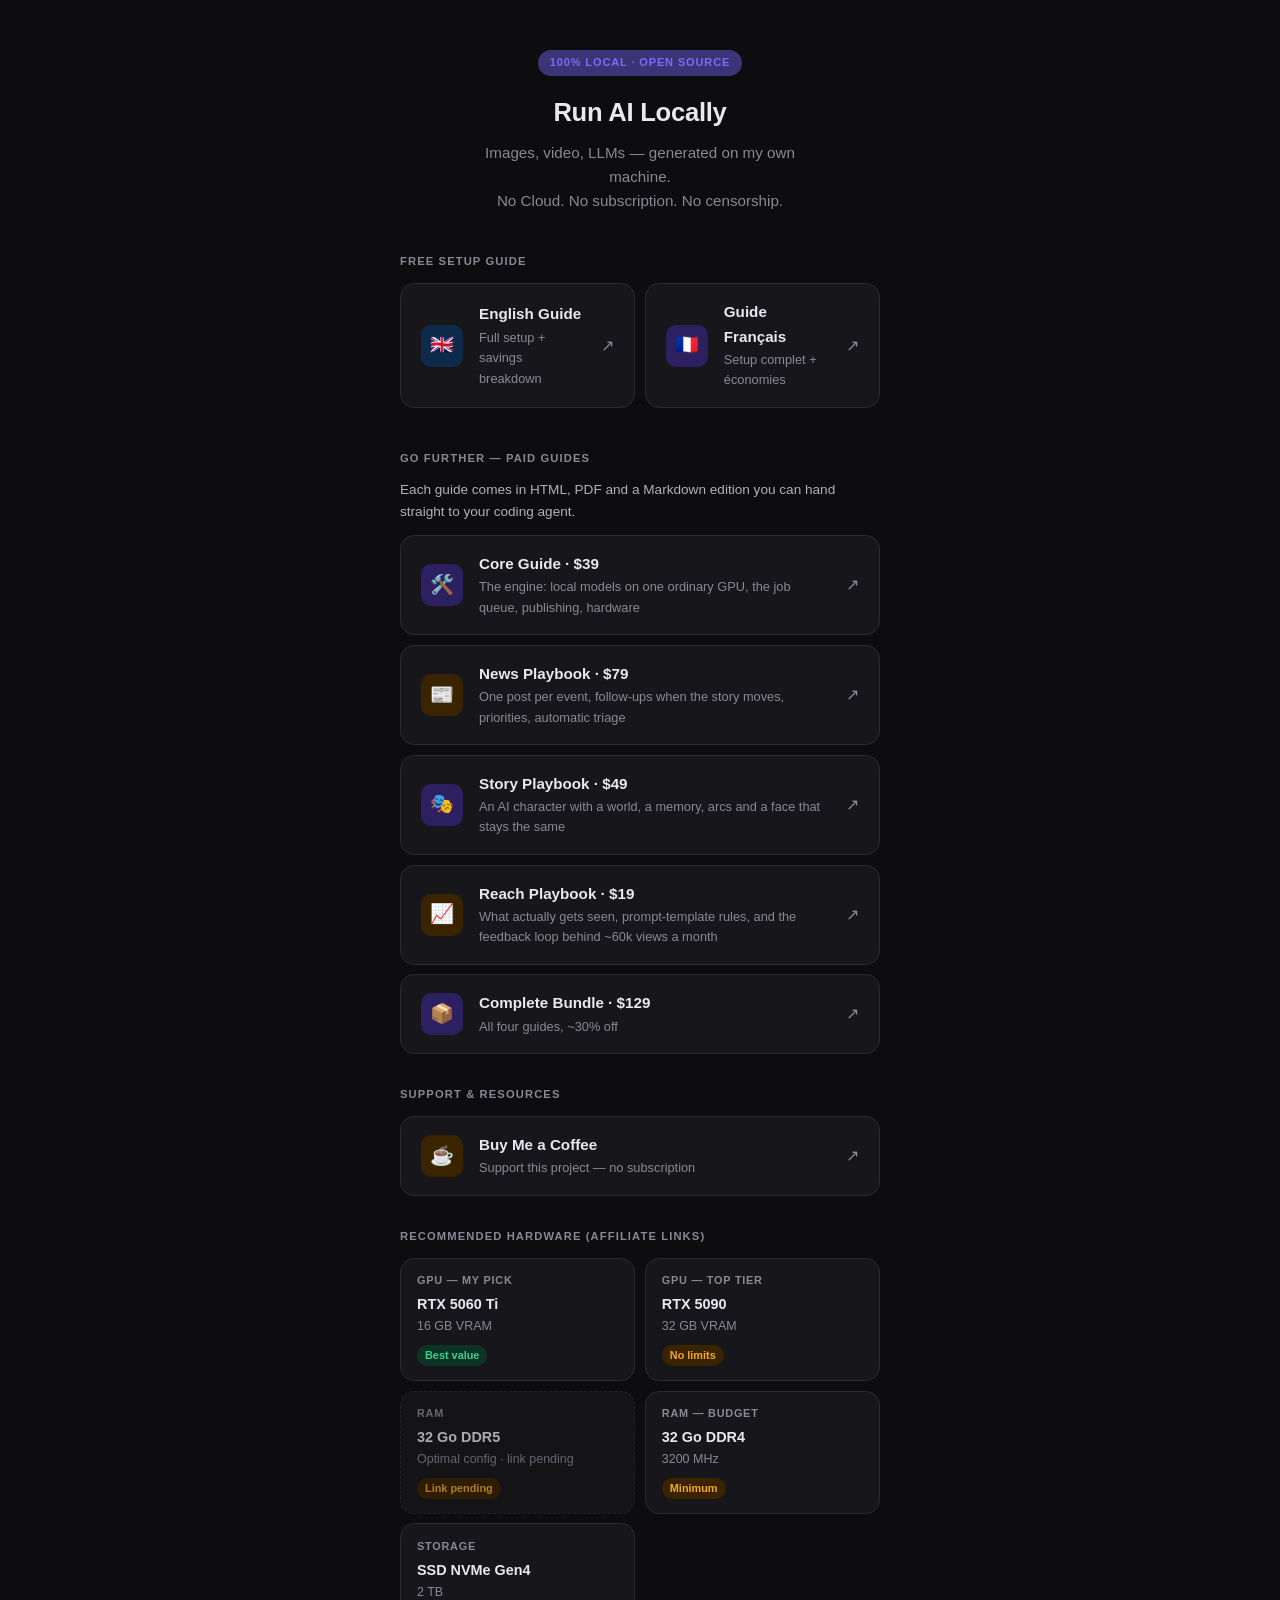
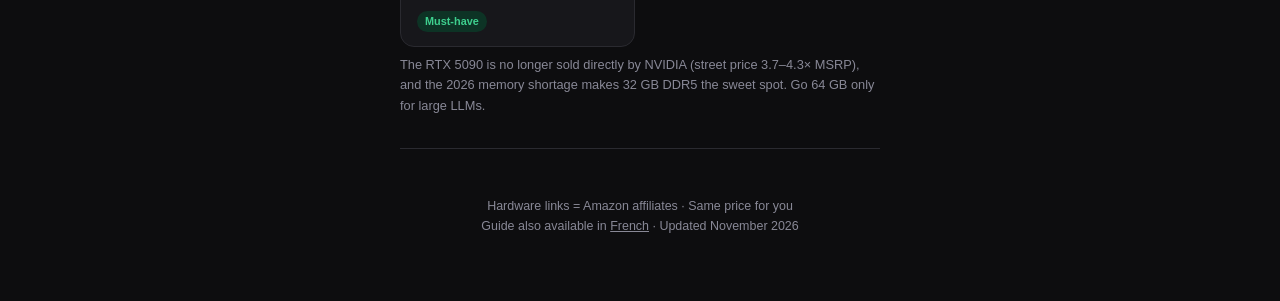
<file: index.html>
<!DOCTYPE html>
<html lang="fr">
<head>
<meta charset="UTF-8">
<meta name="viewport" content="width=device-width, initial-scale=1.0">
<title>IA en Local — Setup & Ressources</title>
<meta name="description" content="Générez des images, vidéos et du texte par IA sans Cloud, sans abonnement, sur votre propre machine.">
<style>
  *, *::before, *::after { box-sizing: border-box; margin: 0; padding: 0; }

  :root {
    --bg: #0d0d0f;
    --surface: #17171b;
    --border: #2a2a30;
    --accent: #7c6af7;
    --accent-dim: #3d3478;
    --text: #e8e8ee;
    --muted: #888896;
    --green: #3ecf8e;
    --amber: #f5a623;
  }

  body {
    font-family: -apple-system, BlinkMacSystemFont, 'Segoe UI', sans-serif;
    background: var(--bg);
    color: var(--text);
    min-height: 100vh;
    display: flex;
    flex-direction: column;
    align-items: center;
    padding: 3rem 1.25rem 4rem;
    line-height: 1.6;
  }

  .container {
    width: 100%;
    max-width: 480px;
  }

  /* Header */
  .header {
    text-align: center;
    margin-bottom: 2.5rem;
  }

  .badge {
    display: inline-block;
    background: var(--accent-dim);
    color: var(--accent);
    font-size: 11px;
    font-weight: 600;
    letter-spacing: .08em;
    text-transform: uppercase;
    padding: 4px 12px;
    border-radius: 999px;
    margin-bottom: 1rem;
  }

  .header h1 {
    font-size: 1.6rem;
    font-weight: 700;
    margin-bottom: .5rem;
    letter-spacing: -.01em;
  }

  .header p {
    font-size: .95rem;
    color: var(--muted);
    max-width: 340px;
    margin: 0 auto;
  }

  /* Section label */
  .section-label {
    font-size: .7rem;
    font-weight: 600;
    letter-spacing: .1em;
    text-transform: uppercase;
    color: var(--muted);
    margin: 2rem 0 .75rem;
  }

  /* Link card */
  .link-card {
    display: flex;
    align-items: center;
    gap: 1rem;
    background: var(--surface);
    border: 1px solid var(--border);
    border-radius: 14px;
    padding: 1rem 1.25rem;
    text-decoration: none;
    color: var(--text);
    margin-bottom: .6rem;
    transition: border-color .15s, transform .1s;
  }

  .link-card:hover {
    border-color: var(--accent);
    transform: translateY(-1px);
  }

  .link-card:active { transform: translateY(0); }

  .card-icon {
    width: 42px;
    height: 42px;
    border-radius: 10px;
    display: flex;
    align-items: center;
    justify-content: center;
    font-size: 1.2rem;
    flex-shrink: 0;
  }

  .icon-purple { background: #2d2060; }
  .icon-blue   { background: #0e2a4a; }
  .icon-green  { background: #0d3325; }
  .icon-amber  { background: #3a2400; }
  .icon-gray   { background: #1e1e24; }

  .card-text { flex: 1; min-width: 0; }
  .card-title { font-size: .95rem; font-weight: 600; }
  .card-desc  { font-size: .8rem; color: var(--muted); margin-top: 1px; }

  .card-arrow {
    color: var(--muted);
    font-size: 1rem;
    flex-shrink: 0;
  }

  /* Hardware grid */
  .hw-grid {
    display: grid;
    grid-template-columns: 1fr 1fr;
    gap: .6rem;
  }

  .hw-card {
    display: flex;
    flex-direction: column;
    background: var(--surface);
    border: 1px solid var(--border);
    border-radius: 14px;
    padding: .85rem 1rem;
    text-decoration: none;
    color: var(--text);
    transition: border-color .15s, transform .1s;
  }

  .hw-card:hover {
    border-color: var(--accent);
    transform: translateY(-1px);
  }

  .hw-card-disabled {
    cursor: default;
    opacity: .72;
    border-style: dashed;
  }

  .hw-card-disabled:hover {
    border-color: var(--border);
    transform: none;
  }

  .hw-label {
    font-size: .68rem;
    font-weight: 600;
    letter-spacing: .07em;
    text-transform: uppercase;
    color: var(--muted);
    margin-bottom: .35rem;
  }

  .hw-title { font-size: .9rem; font-weight: 600; line-height: 1.3; }
  .hw-sub   { font-size: .78rem; color: var(--muted); margin-top: 3px; }

  .hw-badge {
    display: inline-block;
    margin-top: .5rem;
    font-size: .68rem;
    font-weight: 600;
    padding: 2px 8px;
    border-radius: 999px;
    width: fit-content;
  }

  .badge-green { background: #0d3325; color: var(--green); }
  .badge-amber { background: #3a2400; color: var(--amber); }

  /* Divider */
  .divider {
    border: none;
    border-top: 1px solid var(--border);
    margin: 2rem 0 0;
  }

  /* Lang switcher */
  .lang-row {
    display: flex;
    gap: .6rem;
  }

  .lang-row .link-card {
    flex: 1;
  }

  /* Footer */
  .footer {
    text-align: center;
    margin-top: 3rem;
    font-size: .78rem;
    color: var(--muted);
  }

  .footer a { color: var(--muted); text-decoration: underline; }

  @media (max-width: 360px) {
    .hw-grid { grid-template-columns: 1fr; }
    .lang-row { flex-direction: column; }
  }
</style>
</head>
<body>
<div class="container">

  <header class="header">
    <div class="badge">100% Local · Open Source</div>
    <h1>Run AI Locally</h1>
    <p>Images, video, LLMs — generated on my own machine.<br>No Cloud. No subscription. No censorship.</p>
  </header>

  <!-- Guide -->
  <div class="section-label">Free setup guide</div>

  <div class="lang-row">
    <a href="guide-en.html" class="link-card">
      <div class="card-icon icon-blue">🇬🇧</div>
      <div class="card-text">
        <div class="card-title">English Guide</div>
        <div class="card-desc">Full setup + savings breakdown</div>
      </div>
      <div class="card-arrow">↗</div>
    </a>
    <a href="guide-fr.html" class="link-card">
      <div class="card-icon icon-purple">🇫🇷</div>
      <div class="card-text">
        <div class="card-title">Guide Français</div>
        <div class="card-desc">Setup complet + économies</div>
      </div>
      <div class="card-arrow">↗</div>
    </a>
  </div>

  <!-- Paid guides -->
  <div class="section-label">Go further — paid guides</div>
  <p style="font-size:.85rem;opacity:.75;margin:.25rem 0 .75rem">Each guide comes in HTML, PDF and a Markdown edition you can hand straight to your coding agent.</p>

  <a href="https://localaisetup.gumroad.com/l/local-ai-pipeline" class="link-card" target="_blank" rel="noopener">
    <div class="card-icon icon-purple">🛠️</div>
    <div class="card-text">
      <div class="card-title">Core Guide · $39</div>
      <div class="card-desc">The engine: local models on one ordinary GPU, the job queue, publishing, hardware</div>
    </div>
    <div class="card-arrow">↗</div>
  </a>

  <a href="https://localaisetup.gumroad.com/l/local-ai-news-playbook" class="link-card" target="_blank" rel="noopener">
    <div class="card-icon icon-amber">📰</div>
    <div class="card-text">
      <div class="card-title">News Playbook · $79</div>
      <div class="card-desc">One post per event, follow-ups when the story moves, priorities, automatic triage</div>
    </div>
    <div class="card-arrow">↗</div>
  </a>

  <a href="https://localaisetup.gumroad.com/l/local-ai-story-playbook" class="link-card" target="_blank" rel="noopener">
    <div class="card-icon icon-purple">🎭</div>
    <div class="card-text">
      <div class="card-title">Story Playbook · $49</div>
      <div class="card-desc">An AI character with a world, a memory, arcs and a face that stays the same</div>
    </div>
    <div class="card-arrow">↗</div>
  </a>

  <a href="https://localaisetup.gumroad.com/l/local-ai-reach-playbook" class="link-card" target="_blank" rel="noopener">
    <div class="card-icon icon-amber">📈</div>
    <div class="card-text">
      <div class="card-title">Reach Playbook · $19</div>
      <div class="card-desc">What actually gets seen, prompt-template rules, and the feedback loop behind ~60k views a month</div>
    </div>
    <div class="card-arrow">↗</div>
  </a>

  <a href="https://localaisetup.gumroad.com/l/local-ai-complete-bundle" class="link-card" target="_blank" rel="noopener">
    <div class="card-icon icon-purple">📦</div>
    <div class="card-text">
      <div class="card-title">Complete Bundle · $129</div>
      <div class="card-desc">All four guides, ~30% off</div>
    </div>
    <div class="card-arrow">↗</div>
  </a>

  <!-- Resources -->
  <div class="section-label">Support &amp; resources</div>

  <a href="https://ko-fi.com/localaisetup" class="link-card" target="_blank" rel="noopener">
    <div class="card-icon icon-amber">☕</div>
    <div class="card-text">
      <div class="card-title">Buy Me a Coffee</div>
      <div class="card-desc">Support this project — no subscription</div>
    </div>
    <div class="card-arrow">↗</div>
  </a>

  <!-- Hardware -->
  <div class="section-label">Recommended hardware (affiliate links)</div>

  <div class="hw-grid">
    <a href="https://amzn.to/426eEuU" class="hw-card" target="_blank" rel="noopener">
      <div class="hw-label">GPU — My pick</div>
      <div class="hw-title">RTX 5060 Ti</div>
      <div class="hw-sub">16 GB VRAM</div>
      <span class="hw-badge badge-green">Best value</span>
    </a>
    <a href="https://amzn.to/48rDPM8" class="hw-card" target="_blank" rel="noopener">
      <div class="hw-label">GPU — Top tier</div>
      <div class="hw-title">RTX 5090</div>
      <div class="hw-sub">32 GB VRAM</div>
      <span class="hw-badge badge-amber">No limits</span>
    </a>
    <div class="hw-card hw-card-disabled" aria-disabled="true">
      <div class="hw-label">RAM</div>
      <div class="hw-title">32 Go DDR5</div>
      <div class="hw-sub">Optimal config · link pending</div>
      <span class="hw-badge badge-amber">Link pending</span>
    </div>
    <a href="https://amzn.to/4mpcKyQ" class="hw-card" target="_blank" rel="noopener">
      <div class="hw-label">RAM — Budget</div>
      <div class="hw-title">32 Go DDR4</div>
      <div class="hw-sub">3200 MHz</div>
      <span class="hw-badge badge-amber">Minimum</span>
    </a>
    <a href="https://amzn.to/41t6woi" class="hw-card" target="_blank" rel="noopener">
      <div class="hw-label">Storage</div>
      <div class="hw-title">SSD NVMe Gen4</div>
      <div class="hw-sub">2 TB</div>
      <span class="hw-badge badge-green">Must-have</span>
    </a>
  </div>
  <p style="font-size:.8rem; color:var(--muted); margin-top:.5rem;">The RTX 5090 is no longer sold directly by NVIDIA (street price 3.7–4.3× MSRP), and the 2026 memory shortage makes 32 GB DDR5 the sweet spot. Go 64 GB only for large LLMs.</p>

  <hr class="divider">

  <footer class="footer">
    <p>Hardware links = Amazon affiliates · Same price for you<br>
    Guide also available in <a href="guide-fr.html">French</a> · Updated November 2026</p>
  </footer>

</div>
</body>
</html>
</file>
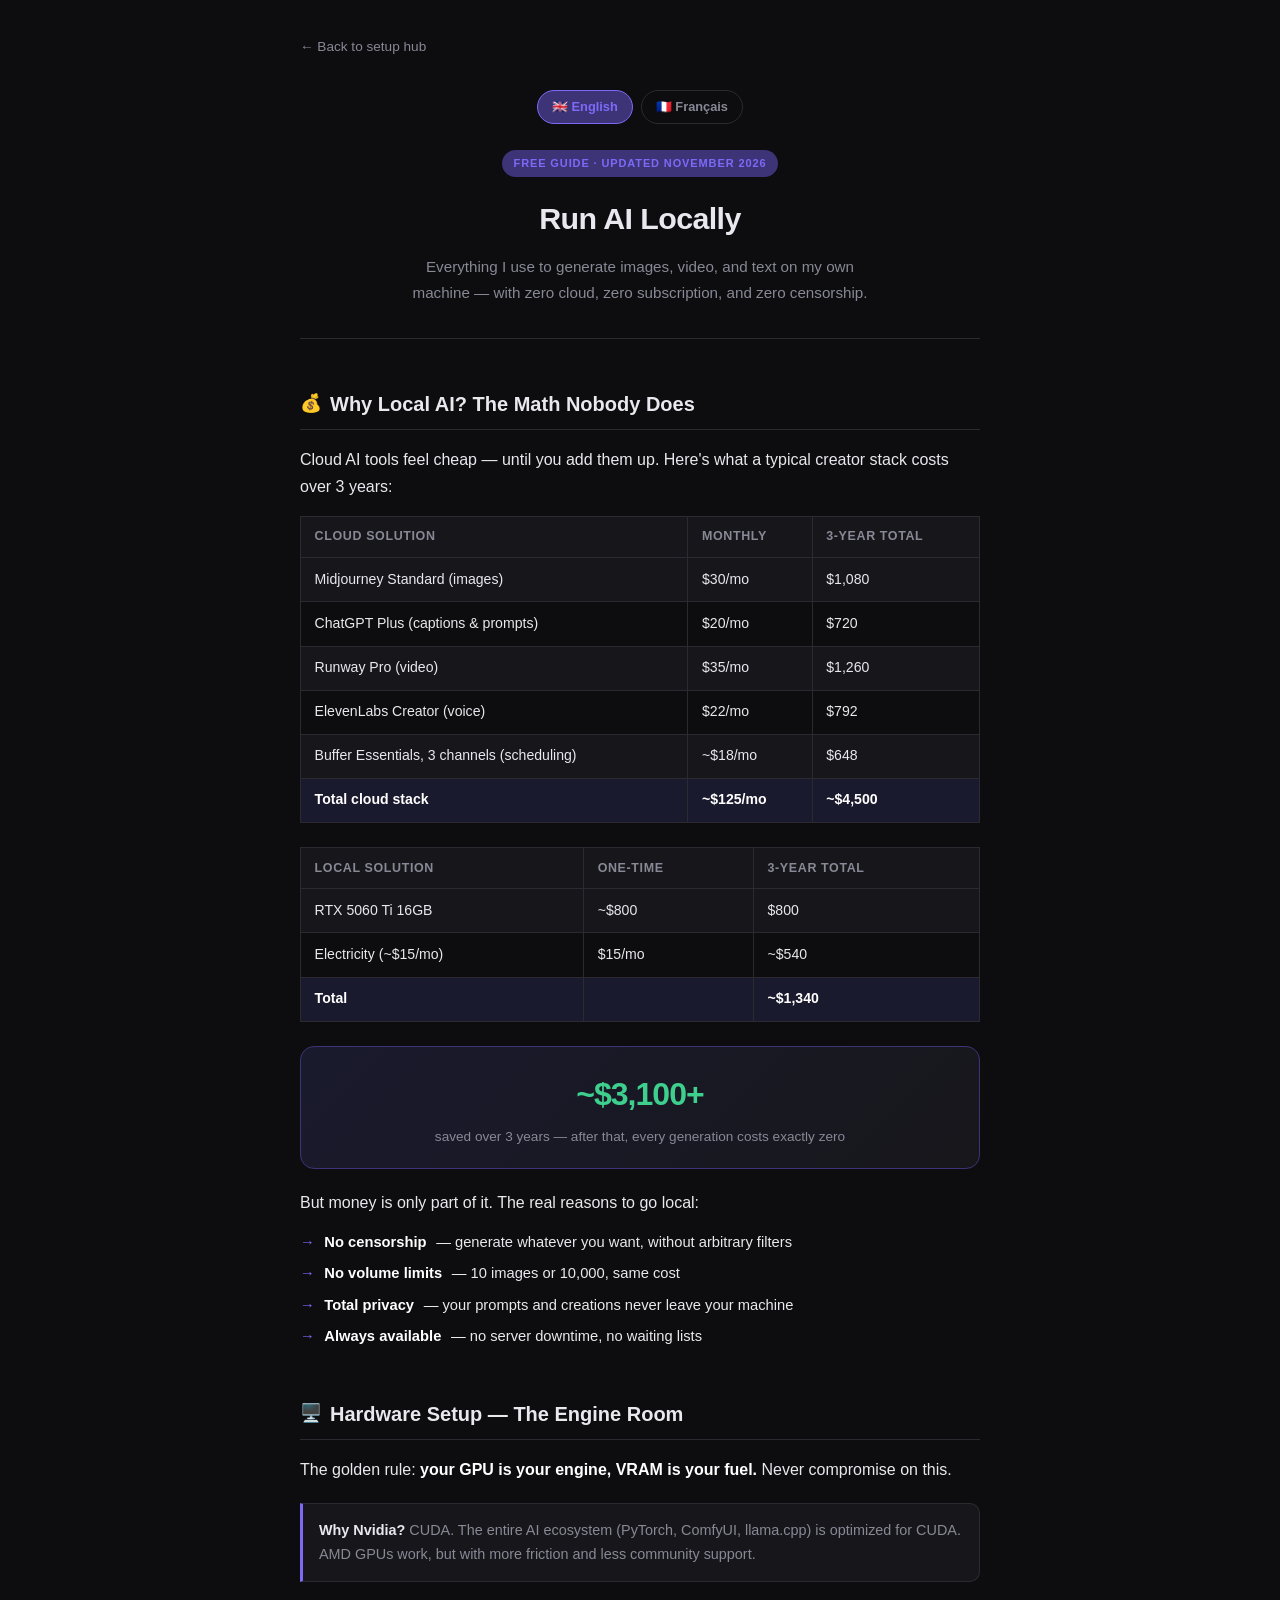
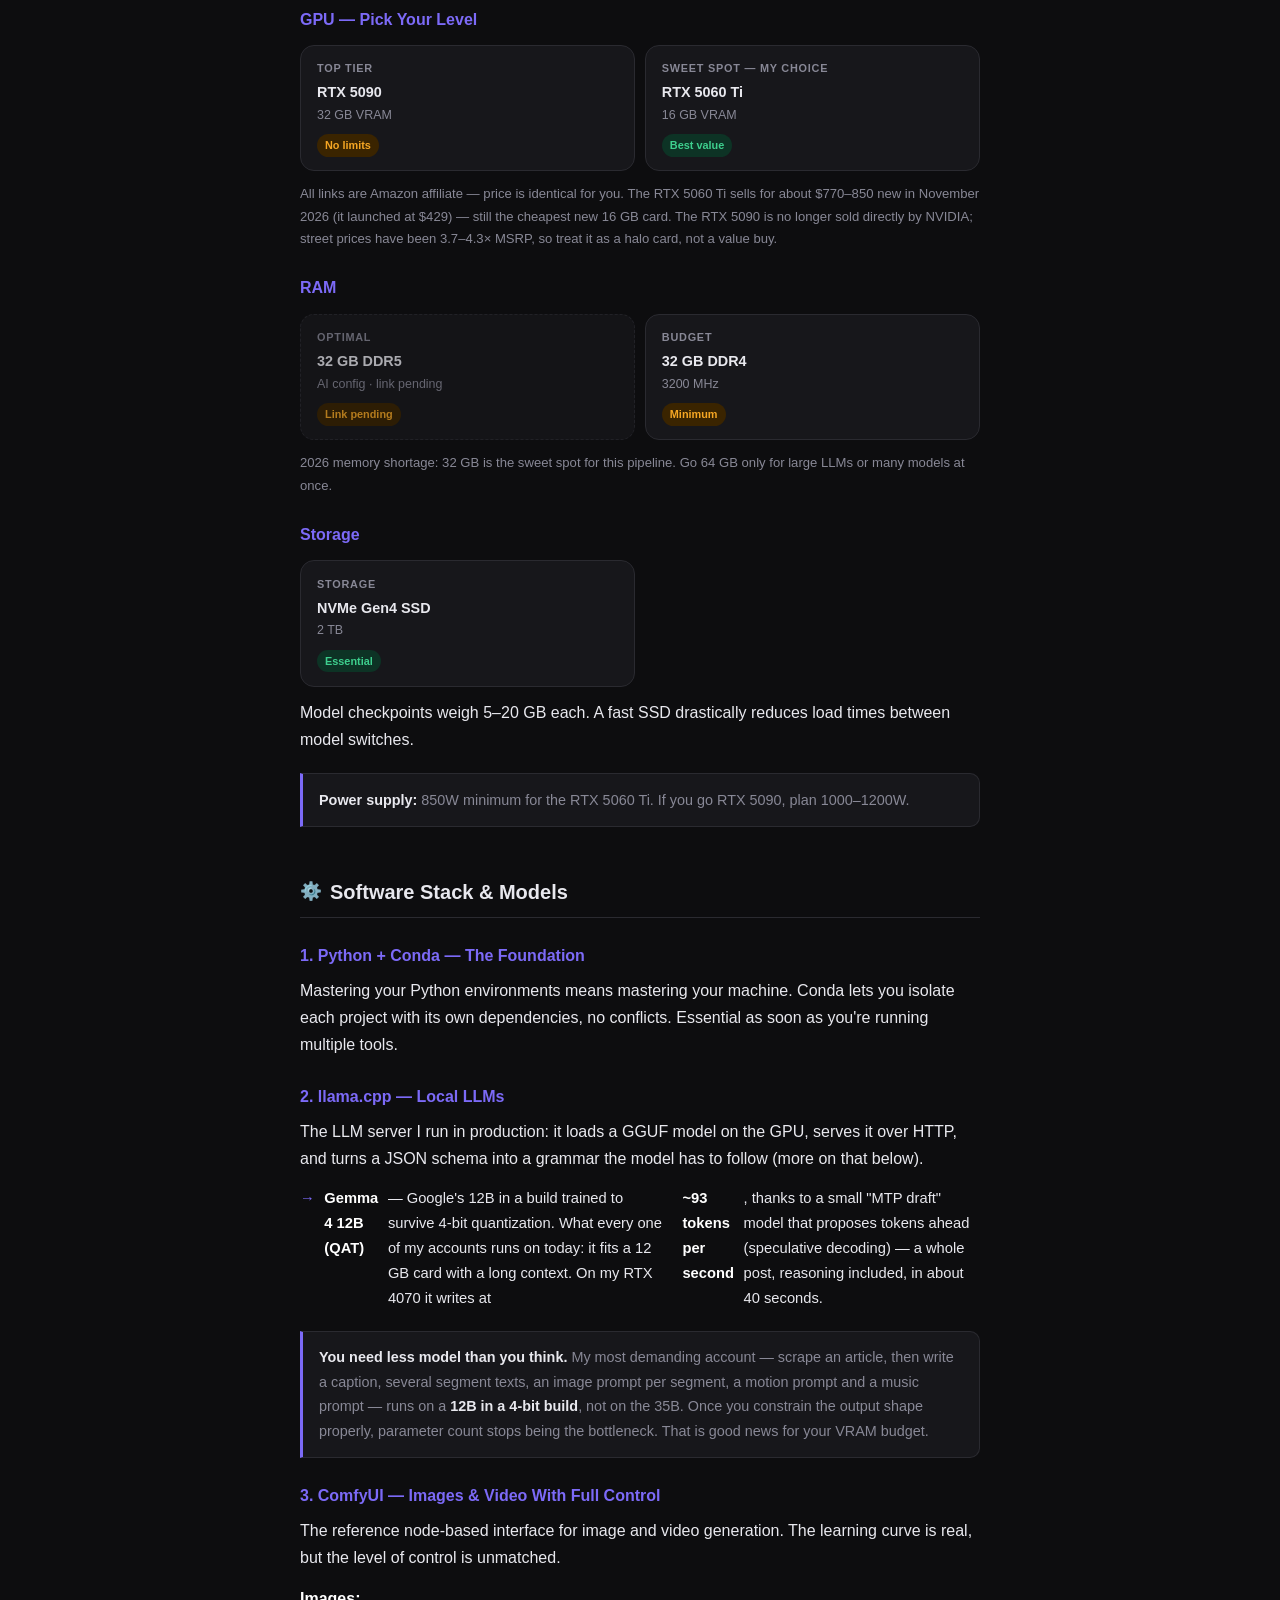
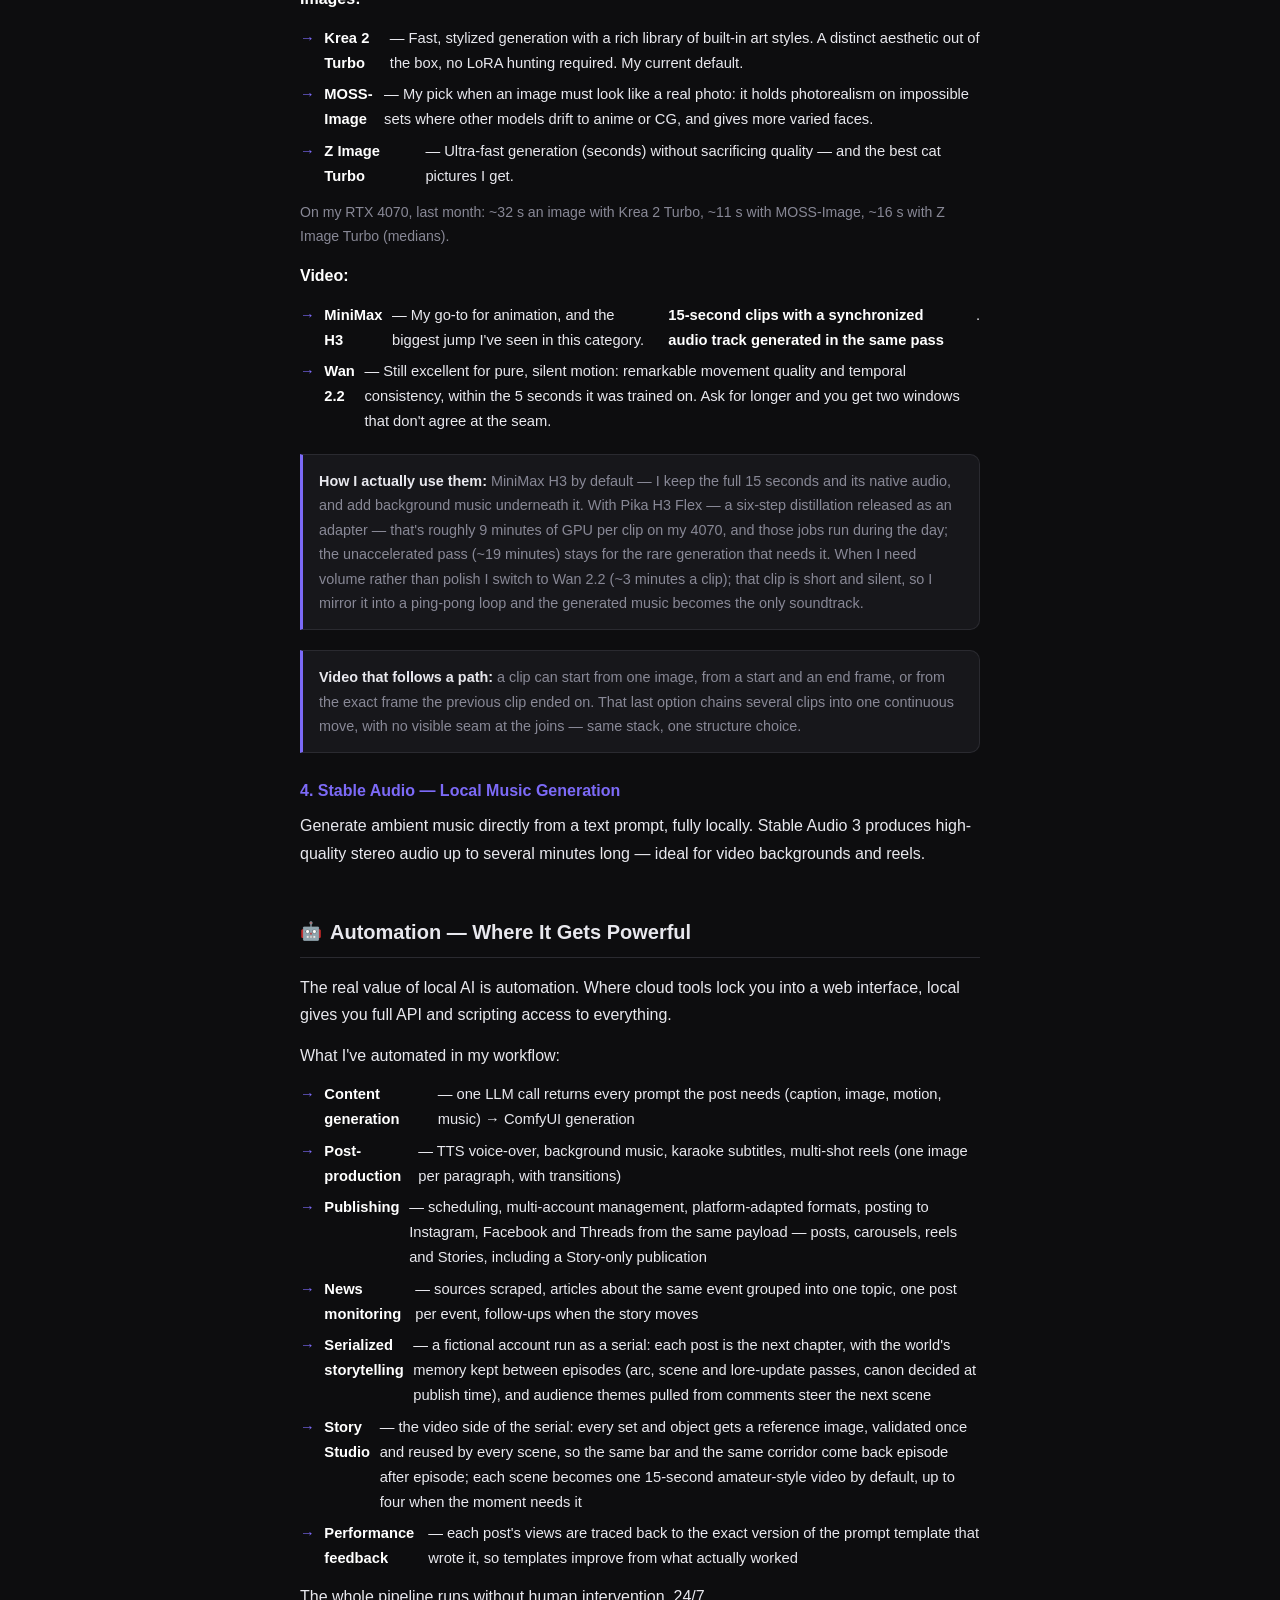
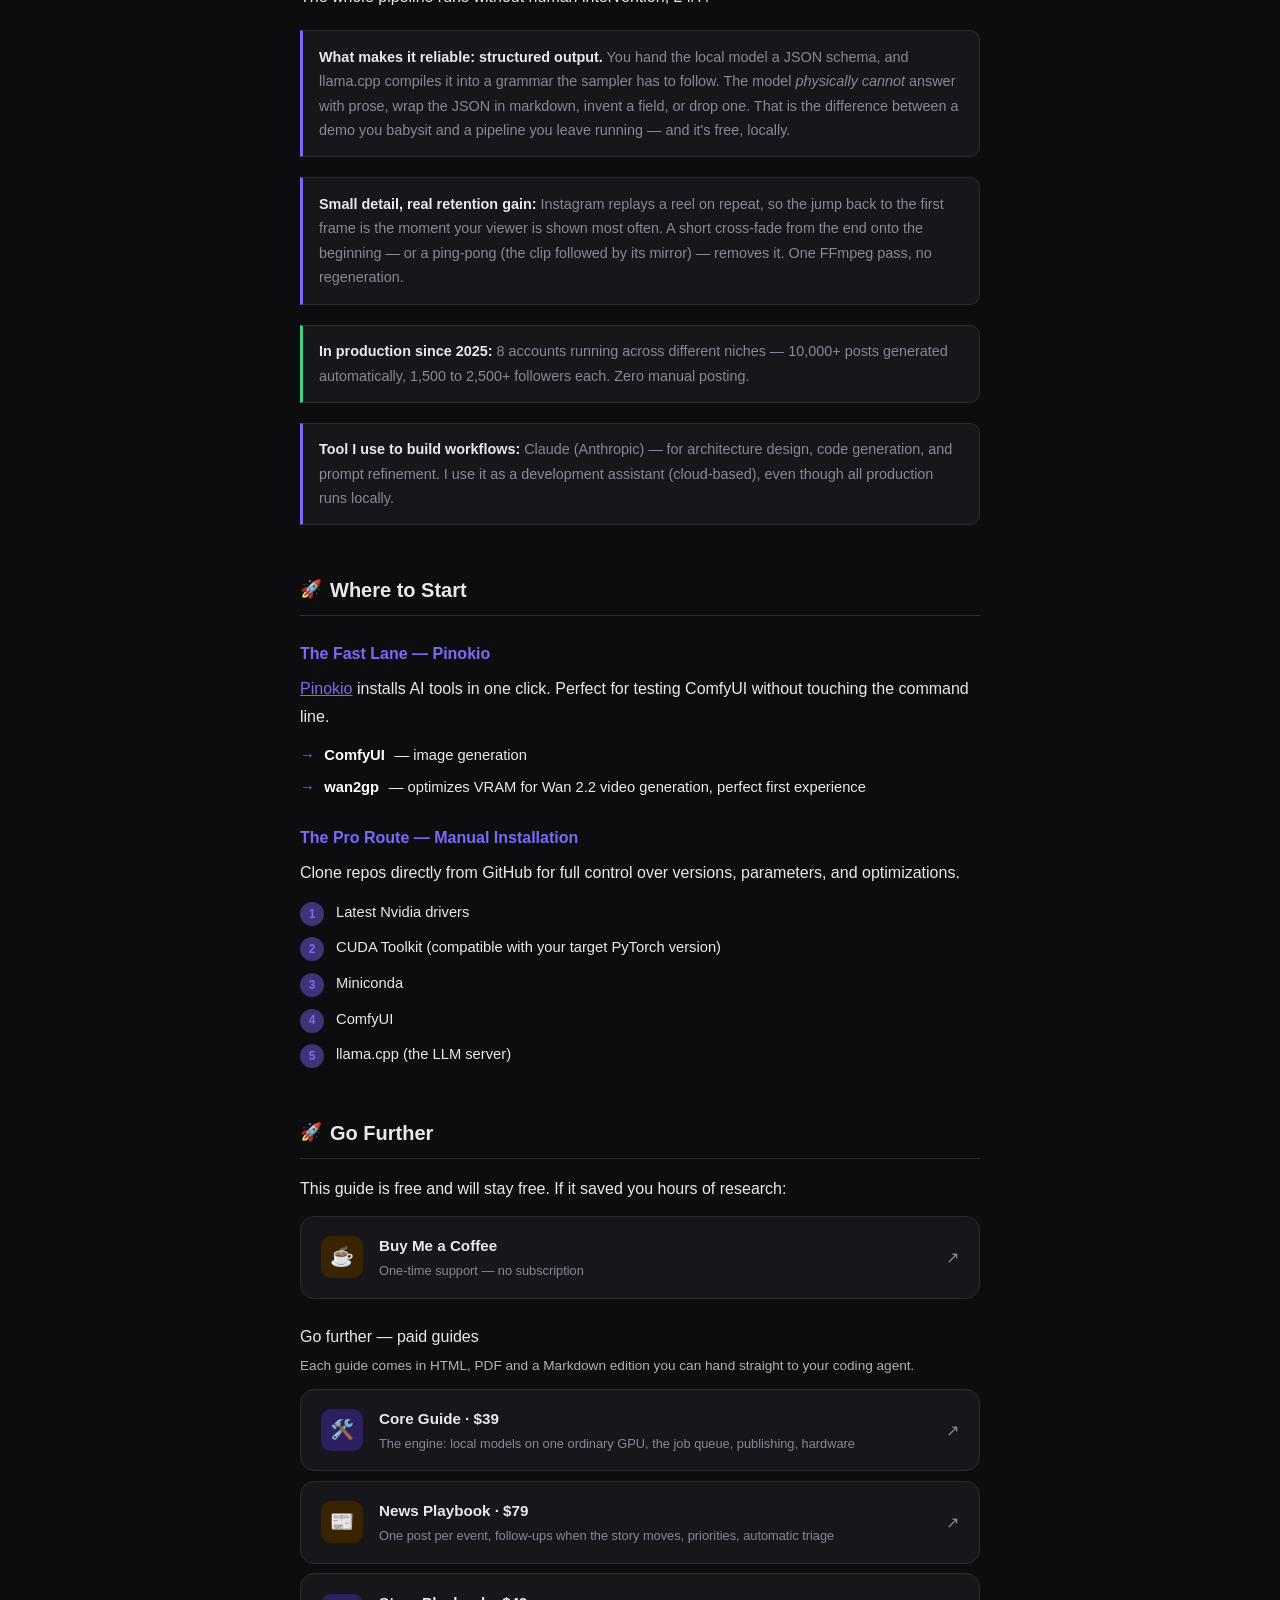
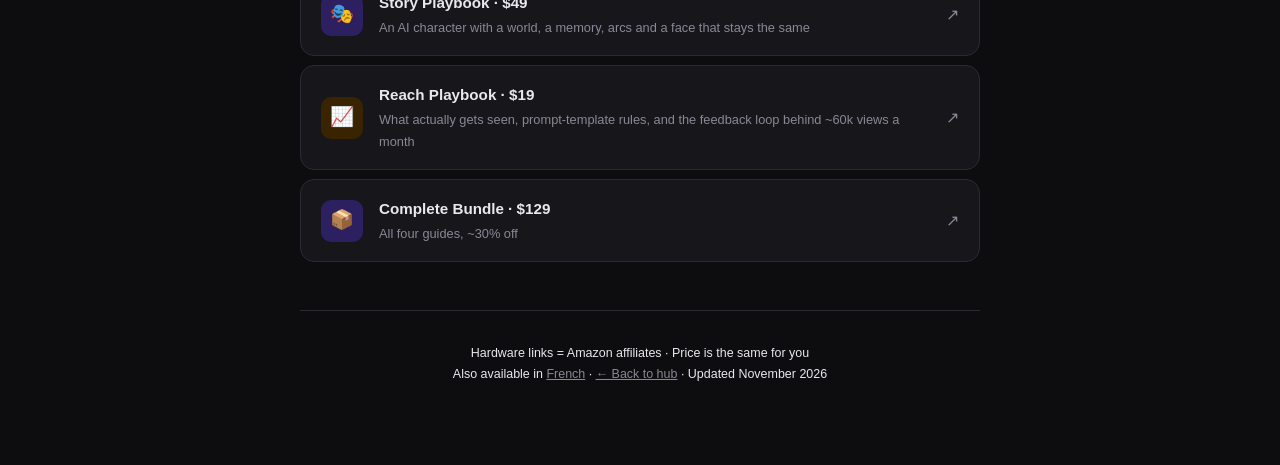
<file: guide-en.html>
<!DOCTYPE html>
<html lang="en">
<head>
<meta charset="UTF-8">
<meta name="viewport" content="width=device-width, initial-scale=1.0">
<title>Run AI Locally — Full Setup Guide</title>
<meta name="description" content="Complete guide to running AI locally: hardware, software stack, automation. No Cloud, no subscription, no limits.">
<style>
  *, *::before, *::after { box-sizing: border-box; margin: 0; padding: 0; }

  :root {
    --bg: #0d0d0f;
    --surface: #17171b;
    --border: #2a2a30;
    --accent: #7c6af7;
    --accent-dim: #3d3478;
    --text: #e8e8ee;
    --muted: #888896;
    --green: #3ecf8e;
    --amber: #f5a623;
  }

  body {
    font-family: -apple-system, BlinkMacSystemFont, 'Segoe UI', sans-serif;
    background: var(--bg);
    color: var(--text);
    min-height: 100vh;
    display: flex;
    flex-direction: column;
    align-items: center;
    padding: 2rem 1.25rem 5rem;
    line-height: 1.7;
  }

  .container {
    width: 100%;
    max-width: 680px;
  }

  /* Back link */
  .back {
    display: inline-flex;
    align-items: center;
    gap: .4rem;
    color: var(--muted);
    text-decoration: none;
    font-size: .85rem;
    margin-bottom: 2rem;
    transition: color .15s;
  }
  .back:hover { color: var(--accent); }

  /* Header */
  .header {
    text-align: center;
    margin-bottom: 3rem;
    padding-bottom: 2rem;
    border-bottom: 1px solid var(--border);
  }

  .badge {
    display: inline-block;
    background: var(--accent-dim);
    color: var(--accent);
    font-size: 11px;
    font-weight: 600;
    letter-spacing: .08em;
    text-transform: uppercase;
    padding: 4px 12px;
    border-radius: 999px;
    margin-bottom: 1rem;
  }

  .header h1 {
    font-size: 1.9rem;
    font-weight: 700;
    margin-bottom: .6rem;
    letter-spacing: -.02em;
  }

  .header p {
    color: var(--muted);
    font-size: .95rem;
    max-width: 480px;
    margin: 0 auto;
  }

  /* Section */
  .section { margin-bottom: 3rem; }

  .section-title {
    font-size: 1.25rem;
    font-weight: 700;
    margin-bottom: 1rem;
    padding-bottom: .5rem;
    border-bottom: 1px solid var(--border);
    display: flex;
    align-items: center;
    gap: .5rem;
  }

  .section-title .icon { font-size: 1.1rem; }

  h3 {
    font-size: 1rem;
    font-weight: 600;
    color: var(--accent);
    margin: 1.5rem 0 .5rem;
  }

  p { margin-bottom: .85rem; color: var(--text); }
  p:last-child { margin-bottom: 0; }

  strong { color: #fff; }

  /* Callout */
  .callout {
    background: var(--surface);
    border: 1px solid var(--border);
    border-left: 3px solid var(--accent);
    border-radius: 0 10px 10px 0;
    padding: .85rem 1rem;
    margin: 1.25rem 0;
    font-size: .9rem;
    color: var(--muted);
  }
  .callout strong { color: var(--text); }

  /* Table */
  .table-wrap { overflow-x: auto; margin: 1rem 0 1.5rem; }

  table {
    width: 100%;
    border-collapse: collapse;
    font-size: .88rem;
  }

  th {
    background: var(--surface);
    color: var(--muted);
    font-weight: 600;
    text-align: left;
    padding: .6rem .85rem;
    border: 1px solid var(--border);
    font-size: .78rem;
    letter-spacing: .05em;
    text-transform: uppercase;
  }

  td {
    padding: .6rem .85rem;
    border: 1px solid var(--border);
    vertical-align: top;
  }

  tr:nth-child(even) td { background: #13131700; }
  tr:nth-child(odd) td { background: var(--surface); }

  .highlight-row td { background: #1a1a2e !important; }
  .highlight-row td:last-child { color: var(--green); font-weight: 700; }

  /* Hardware cards */
  .hw-grid {
    display: grid;
    grid-template-columns: 1fr 1fr;
    gap: .6rem;
    margin: .75rem 0;
  }

  .hw-card {
    display: flex;
    flex-direction: column;
    background: var(--surface);
    border: 1px solid var(--border);
    border-radius: 14px;
    padding: .85rem 1rem;
    text-decoration: none;
    color: var(--text);
    transition: border-color .15s, transform .1s;
  }

  .hw-card:hover {
    border-color: var(--accent);
    transform: translateY(-1px);
  }

  .hw-card-disabled {
    cursor: default;
    opacity: .72;
    border-style: dashed;
  }

  .hw-card-disabled:hover {
    border-color: var(--border);
    transform: none;
  }

  .hw-label {
    font-size: .68rem;
    font-weight: 600;
    letter-spacing: .07em;
    text-transform: uppercase;
    color: var(--muted);
    margin-bottom: .35rem;
  }

  .hw-title { font-size: .9rem; font-weight: 600; line-height: 1.3; }
  .hw-sub   { font-size: .78rem; color: var(--muted); margin-top: 3px; }

  .hw-badge {
    display: inline-block;
    margin-top: .5rem;
    font-size: .68rem;
    font-weight: 600;
    padding: 2px 8px;
    border-radius: 999px;
    width: fit-content;
  }

  .badge-green { background: #0d3325; color: var(--green); }
  .badge-amber { background: #3a2400; color: var(--amber); }
  .badge-purple { background: var(--accent-dim); color: var(--accent); }

  /* Single link card */
  .link-card {
    display: flex;
    align-items: center;
    gap: 1rem;
    background: var(--surface);
    border: 1px solid var(--border);
    border-radius: 14px;
    padding: 1rem 1.25rem;
    text-decoration: none;
    color: var(--text);
    margin-bottom: .6rem;
    transition: border-color .15s, transform .1s;
  }

  .link-card:hover {
    border-color: var(--accent);
    transform: translateY(-1px);
  }

  .card-icon {
    width: 42px;
    height: 42px;
    border-radius: 10px;
    display: flex;
    align-items: center;
    justify-content: center;
    font-size: 1.2rem;
    flex-shrink: 0;
  }

  .icon-amber  { background: #3a2400; }
  .icon-purple { background: #2d2060; }

  .card-text { flex: 1; min-width: 0; }
  .card-title { font-size: .95rem; font-weight: 600; }
  .card-desc  { font-size: .8rem; color: var(--muted); margin-top: 1px; }
  .card-arrow { color: var(--muted); font-size: 1rem; flex-shrink: 0; }

  /* Step list */
  .step-list {
    list-style: none;
    counter-reset: steps;
    margin: .75rem 0;
  }

  .step-list li {
    counter-increment: steps;
    display: flex;
    gap: .75rem;
    margin-bottom: .6rem;
    font-size: .92rem;
  }

  .step-list li::before {
    content: counter(steps);
    min-width: 24px;
    height: 24px;
    border-radius: 50%;
    background: var(--accent-dim);
    color: var(--accent);
    font-size: .75rem;
    font-weight: 700;
    display: flex;
    align-items: center;
    justify-content: center;
    flex-shrink: 0;
    margin-top: 2px;
  }

  /* Feature list */
  .feature-list {
    list-style: none;
    margin: .75rem 0;
  }

  .feature-list li {
    display: flex;
    gap: .6rem;
    margin-bottom: .4rem;
    font-size: .92rem;
  }

  .feature-list li::before {
    content: "→";
    color: var(--accent);
    flex-shrink: 0;
  }

  /* Savings callout */
  .savings {
    background: linear-gradient(135deg, #1a1a2e, #17171b);
    border: 1px solid var(--accent-dim);
    border-radius: 14px;
    padding: 1.25rem 1.5rem;
    margin: 1.25rem 0;
    text-align: center;
  }

  .savings .amount {
    font-size: 2rem;
    font-weight: 800;
    color: var(--green);
    letter-spacing: -.03em;
  }

  .savings .label {
    font-size: .85rem;
    color: var(--muted);
    margin-top: .25rem;
  }

  /* Footer */
  .footer {
    text-align: center;
    margin-top: 3rem;
    padding-top: 2rem;
    border-top: 1px solid var(--border);
    font-size: .78rem;
    color: var(--muted);
  }

  .footer a { color: var(--muted); text-decoration: underline; }

  /* Lang switch */
  .lang-switch {
    display: flex;
    justify-content: center;
    gap: .5rem;
    margin-bottom: 1.5rem;
  }

  .lang-btn {
    display: inline-flex;
    align-items: center;
    gap: .35rem;
    padding: 5px 14px;
    border-radius: 999px;
    font-size: .8rem;
    font-weight: 600;
    text-decoration: none;
    border: 1px solid var(--border);
    color: var(--muted);
    transition: border-color .15s, color .15s;
  }

  .lang-btn.active {
    border-color: var(--accent);
    color: var(--accent);
    background: var(--accent-dim);
  }

  .lang-btn:not(.active):hover {
    border-color: var(--muted);
    color: var(--text);
  }

  @media (max-width: 480px) {
    .hw-grid { grid-template-columns: 1fr; }
    .header h1 { font-size: 1.5rem; }
  }
</style>
</head>
<body>
<div class="container">

  <a href="index.html" class="back">← Back to setup hub</a>

  <div class="lang-switch">
    <a href="guide-en.html" class="lang-btn active">🇬🇧 English</a>
    <a href="guide-fr.html" class="lang-btn">🇫🇷 Français</a>
  </div>

  <header class="header">
    <div class="badge">Free Guide · Updated November 2026</div>
    <h1>Run AI Locally</h1>
    <p>Everything I use to generate images, video, and text on my own machine — with zero cloud, zero subscription, and zero censorship.</p>
  </header>


  <!-- WHY LOCAL -->
  <section class="section">
    <div class="section-title"><span class="icon">💰</span> Why Local AI? The Math Nobody Does</div>

    <p>Cloud AI tools feel cheap — until you add them up. Here's what a typical creator stack costs over 3 years:</p>

    <div class="table-wrap">
      <table>
        <thead>
          <tr><th>Cloud Solution</th><th>Monthly</th><th>3-Year Total</th></tr>
        </thead>
        <tbody>
          <tr><td>Midjourney Standard (images)</td><td>$30/mo</td><td>$1,080</td></tr>
          <tr><td>ChatGPT Plus (captions &amp; prompts)</td><td>$20/mo</td><td>$720</td></tr>
          <tr><td>Runway Pro (video)</td><td>$35/mo</td><td>$1,260</td></tr>
          <tr><td>ElevenLabs Creator (voice)</td><td>$22/mo</td><td>$792</td></tr>
          <tr><td>Buffer Essentials, 3 channels (scheduling)</td><td>~$18/mo</td><td>$648</td></tr>
          <tr class="highlight-row"><td><strong>Total cloud stack</strong></td><td><strong>~$125/mo</strong></td><td><strong>~$4,500</strong></td></tr>
        </tbody>
      </table>
    </div>

    <div class="table-wrap">
      <table>
        <thead>
          <tr><th>Local Solution</th><th>One-Time</th><th>3-Year Total</th></tr>
        </thead>
        <tbody>
          <tr><td>RTX 5060 Ti 16GB</td><td>~$800</td><td>$800</td></tr>
          <tr><td>Electricity (~$15/mo)</td><td>$15/mo</td><td>~$540</td></tr>
          <tr class="highlight-row"><td><strong>Total</strong></td><td></td><td><strong>~$1,340</strong></td></tr>
        </tbody>
      </table>
    </div>

    <div class="savings">
      <div class="amount">~$3,100+</div>
      <div class="label">saved over 3 years — after that, every generation costs exactly zero</div>
    </div>

    <p>But money is only part of it. The real reasons to go local:</p>
    <ul class="feature-list">
      <li><strong>No censorship</strong> — generate whatever you want, without arbitrary filters</li>
      <li><strong>No volume limits</strong> — 10 images or 10,000, same cost</li>
      <li><strong>Total privacy</strong> — your prompts and creations never leave your machine</li>
      <li><strong>Always available</strong> — no server downtime, no waiting lists</li>
    </ul>
  </section>


  <!-- HARDWARE -->
  <section class="section">
    <div class="section-title"><span class="icon">🖥️</span> Hardware Setup — The Engine Room</div>

    <p>The golden rule: <strong>your GPU is your engine, VRAM is your fuel.</strong> Never compromise on this.</p>

    <div class="callout">
      <strong>Why Nvidia?</strong> CUDA. The entire AI ecosystem (PyTorch, ComfyUI, llama.cpp) is optimized for CUDA. AMD GPUs work, but with more friction and less community support.
    </div>

    <h3>GPU — Pick Your Level</h3>
    <div class="hw-grid">
      <a href="https://amzn.to/4nUXGtE" class="hw-card" target="_blank" rel="noopener">
        <div class="hw-label">Top Tier</div>
        <div class="hw-title">RTX 5090</div>
        <div class="hw-sub">32 GB VRAM</div>
        <span class="hw-badge badge-amber">No limits</span>
      </a>
      <a href="https://amzn.to/4nUxJKM" class="hw-card" target="_blank" rel="noopener">
        <div class="hw-label">Sweet Spot — My Choice</div>
        <div class="hw-title">RTX 5060 Ti</div>
        <div class="hw-sub">16 GB VRAM</div>
        <span class="hw-badge badge-green">Best value</span>
      </a>
    </div>

    <p style="font-size:.82rem; color:var(--muted); margin-top:.25rem;">All links are Amazon affiliate — price is identical for you. The RTX 5060 Ti sells for about $770–850 new in November 2026 (it launched at $429) — still the cheapest new 16 GB card. The RTX 5090 is no longer sold directly by NVIDIA; street prices have been 3.7–4.3× MSRP, so treat it as a halo card, not a value buy.</p>

    <h3>RAM</h3>
    <div class="hw-grid">
      <div class="hw-card hw-card-disabled" aria-disabled="true">
        <div class="hw-label">Optimal</div>
        <div class="hw-title">32 GB DDR5</div>
        <div class="hw-sub">AI config · link pending</div>
        <span class="hw-badge badge-amber">Link pending</span>
      </div>
      <a href="https://amzn.to/4wZYaCO" class="hw-card" target="_blank" rel="noopener">
        <div class="hw-label">Budget</div>
        <div class="hw-title">32 GB DDR4</div>
        <div class="hw-sub">3200 MHz</div>
        <span class="hw-badge badge-amber">Minimum</span>
      </a>
    </div>
    <p style="font-size:.82rem; color:var(--muted); margin-top:.25rem;">2026 memory shortage: 32 GB is the sweet spot for this pipeline. Go 64 GB only for large LLMs or many models at once.</p>

    <h3>Storage</h3>
    <div class="hw-grid">
      <a href="https://amzn.to/4o1J6Rh" class="hw-card" target="_blank" rel="noopener">
        <div class="hw-label">Storage</div>
        <div class="hw-title">NVMe Gen4 SSD</div>
        <div class="hw-sub">2 TB</div>
        <span class="hw-badge badge-green">Essential</span>
      </a>
    </div>
    <p>Model checkpoints weigh 5–20 GB each. A fast SSD drastically reduces load times between model switches.</p>

    <div class="callout">
      <strong>Power supply:</strong> 850W minimum for the RTX 5060 Ti. If you go RTX 5090, plan 1000–1200W.
    </div>
  </section>


  <!-- SOFTWARE -->
  <section class="section">
    <div class="section-title"><span class="icon">⚙️</span> Software Stack & Models</div>

    <h3>1. Python + Conda — The Foundation</h3>
    <p>Mastering your Python environments means mastering your machine. Conda lets you isolate each project with its own dependencies, no conflicts. Essential as soon as you're running multiple tools.</p>

    <h3>2. llama.cpp — Local LLMs</h3>
    <p>The LLM server I run in production: it loads a GGUF model on the GPU, serves it over HTTP, and turns a JSON schema into a grammar the model has to follow (more on that below).</p>
    <ul class="feature-list">
      <li><strong>Gemma 4 12B (QAT)</strong> — Google's 12B in a build trained to survive 4-bit quantization. What every one of my accounts runs on today: it fits a 12 GB card with a long context. On my RTX 4070 it writes at <strong>~93 tokens per second</strong>, thanks to a small "MTP draft" model that proposes tokens ahead (speculative decoding) — a whole post, reasoning included, in about 40 seconds.</li>
    </ul>
    <div class="callout">
      <strong>You need less model than you think.</strong> My most demanding account — scrape an article, then write a caption, several segment texts, an image prompt per segment, a motion prompt and a music prompt — runs on a <strong>12B in a 4-bit build</strong>, not on the 35B. Once you constrain the output shape properly, parameter count stops being the bottleneck. That is good news for your VRAM budget.
    </div>

    <h3>3. ComfyUI — Images & Video With Full Control</h3>
    <p>The reference node-based interface for image and video generation. The learning curve is real, but the level of control is unmatched.</p>
    <p><strong>Images:</strong></p>
    <ul class="feature-list">
      <li><strong>Krea 2 Turbo</strong> — Fast, stylized generation with a rich library of built-in art styles. A distinct aesthetic out of the box, no LoRA hunting required. My current default.</li>
      <li><strong>MOSS-Image</strong> — My pick when an image must look like a real photo: it holds photorealism on impossible sets where other models drift to anime or CG, and gives more varied faces.</li>
      <li><strong>Z Image Turbo</strong> — Ultra-fast generation (seconds) without sacrificing quality — and the best cat pictures I get.</li>
    </ul>
    <p style="font-size:.88rem;color:var(--muted)">On my RTX 4070, last month: ~32 s an image with Krea 2 Turbo, ~11 s with MOSS-Image, ~16 s with Z Image Turbo (medians).</p>
    <p><strong>Video:</strong></p>
    <ul class="feature-list">
      <li><strong>MiniMax H3</strong> — My go-to for animation, and the biggest jump I've seen in this category. <strong>15-second clips with a synchronized audio track generated in the same pass</strong>.</li>
      <li><strong>Wan 2.2</strong> — Still excellent for pure, silent motion: remarkable movement quality and temporal consistency, within the 5 seconds it was trained on. Ask for longer and you get two windows that don't agree at the seam.</li>
    </ul>
    <div class="callout">
      <strong>How I actually use them:</strong> MiniMax H3 by default — I keep the full 15 seconds and its native audio, and add background music underneath it. With Pika H3 Flex — a six-step distillation released as an adapter — that's roughly 9 minutes of GPU per clip on my 4070, and those jobs run during the day; the unaccelerated pass (~19 minutes) stays for the rare generation that needs it. When I need volume rather than polish I switch to Wan 2.2 (~3 minutes a clip); that clip is short and silent, so I mirror it into a ping-pong loop and the generated music becomes the only soundtrack.
    </div>
    <div class="callout">
      <strong>Video that follows a path:</strong> a clip can start from one image, from a start and an end frame, or from the exact frame the previous clip ended on. That last option chains several clips into one continuous move, with no visible seam at the joins — same stack, one structure choice.
    </div>

    <h3>4. Stable Audio — Local Music Generation</h3>
    <p>Generate ambient music directly from a text prompt, fully locally. Stable Audio 3 produces high-quality stereo audio up to several minutes long — ideal for video backgrounds and reels.</p>
  </section>


  <!-- AUTOMATION -->
  <section class="section">
    <div class="section-title"><span class="icon">🤖</span> Automation — Where It Gets Powerful</div>

    <p>The real value of local AI is automation. Where cloud tools lock you into a web interface, local gives you full API and scripting access to everything.</p>

    <p>What I've automated in my workflow:</p>
    <ul class="feature-list">
      <li><strong>Content generation</strong> — one LLM call returns every prompt the post needs (caption, image, motion, music) → ComfyUI generation</li>
      <li><strong>Post-production</strong> — TTS voice-over, background music, karaoke subtitles, multi-shot reels (one image per paragraph, with transitions)</li>
      <li><strong>Publishing</strong> — scheduling, multi-account management, platform-adapted formats, posting to Instagram, Facebook and Threads from the same payload — posts, carousels, reels and Stories, including a Story-only publication</li>
      <li><strong>News monitoring</strong> — sources scraped, articles about the same event grouped into one topic, one post per event, follow-ups when the story moves</li>
      <li><strong>Serialized storytelling</strong> — a fictional account run as a serial: each post is the next chapter, with the world's memory kept between episodes (arc, scene and lore-update passes, canon decided at publish time), and audience themes pulled from comments steer the next scene</li>
      <li><strong>Story Studio</strong> — the video side of the serial: every set and object gets a reference image, validated once and reused by every scene, so the same bar and the same corridor come back episode after episode; each scene becomes one 15-second amateur-style video by default, up to four when the moment needs it</li>
      <li><strong>Performance feedback</strong> — each post's views are traced back to the exact version of the prompt template that wrote it, so templates improve from what actually worked</li>
    </ul>

    <p>The whole pipeline runs without human intervention, 24/7.</p>

    <div class="callout">
      <strong>What makes it reliable: structured output.</strong> You hand the local model a JSON schema, and llama.cpp compiles it into a grammar the sampler has to follow. The model <em>physically cannot</em> answer with prose, wrap the JSON in markdown, invent a field, or drop one. That is the difference between a demo you babysit and a pipeline you leave running — and it's free, locally.
    </div>

    <div class="callout">
      <strong>Small detail, real retention gain:</strong> Instagram replays a reel on repeat, so the jump back to the first frame is the moment your viewer is shown most often. A short cross-fade from the end onto the beginning — or a ping-pong (the clip followed by its mirror) — removes it. One FFmpeg pass, no regeneration.
    </div>

    <div class="callout" style="border-left-color:var(--green)">
      <strong>In production since 2025:</strong> 8 accounts running across different niches — 10,000+ posts generated automatically, 1,500 to 2,500+ followers each. Zero manual posting.
    </div>

    <div class="callout">
      <strong>Tool I use to build workflows:</strong> Claude (Anthropic) — for architecture design, code generation, and prompt refinement. I use it as a development assistant (cloud-based), even though all production runs locally.
    </div>
  </section>


  <!-- WHERE TO START -->
  <section class="section">
    <div class="section-title"><span class="icon">🚀</span> Where to Start</div>

    <h3>The Fast Lane — Pinokio</h3>
    <p><a href="https://pinokio.computer/" style="color:var(--accent);">Pinokio</a> installs AI tools in one click. Perfect for testing ComfyUI without touching the command line.</p>
    <ul class="feature-list">
      <li><strong>ComfyUI</strong> — image generation</li>
      <li><strong>wan2gp</strong> — optimizes VRAM for Wan 2.2 video generation, perfect first experience</li>
    </ul>

    <h3>The Pro Route — Manual Installation</h3>
    <p>Clone repos directly from GitHub for full control over versions, parameters, and optimizations.</p>
    <ol class="step-list">
      <li>Latest Nvidia drivers</li>
      <li>CUDA Toolkit (compatible with your target PyTorch version)</li>
      <li>Miniconda</li>
      <li>ComfyUI</li>
      <li>llama.cpp (the LLM server)</li>
    </ol>
  </section>


  <!-- SUPPORT -->
  <section class="section">
    <div class="section-title"><span class="icon">🚀</span> Go Further</div>

    <p>This guide is free and will stay free. If it saved you hours of research:</p>

    <a href="https://ko-fi.com/localaisetup" class="link-card" target="_blank" rel="noopener">
      <div class="card-icon icon-amber">☕</div>
      <div class="card-text">
        <div class="card-title">Buy Me a Coffee</div>
        <div class="card-desc">One-time support — no subscription</div>
      </div>
      <div class="card-arrow">↗</div>
    </a>

    <div class="section-label" style="margin-top:1.5rem">Go further — paid guides</div>
    <p style="font-size:.85rem;opacity:.75;margin:.25rem 0 .75rem">Each guide comes in HTML, PDF and a Markdown edition you can hand straight to your coding agent.</p>

    <a href="https://localaisetup.gumroad.com/l/local-ai-pipeline" class="link-card" target="_blank" rel="noopener">
      <div class="card-icon icon-purple">🛠️</div>
      <div class="card-text">
        <div class="card-title">Core Guide · $39</div>
        <div class="card-desc">The engine: local models on one ordinary GPU, the job queue, publishing, hardware</div>
      </div>
      <div class="card-arrow">↗</div>
    </a>

    <a href="https://localaisetup.gumroad.com/l/local-ai-news-playbook" class="link-card" target="_blank" rel="noopener">
      <div class="card-icon icon-amber">📰</div>
      <div class="card-text">
        <div class="card-title">News Playbook · $79</div>
        <div class="card-desc">One post per event, follow-ups when the story moves, priorities, automatic triage</div>
      </div>
      <div class="card-arrow">↗</div>
    </a>

    <a href="https://localaisetup.gumroad.com/l/local-ai-story-playbook" class="link-card" target="_blank" rel="noopener">
      <div class="card-icon icon-purple">🎭</div>
      <div class="card-text">
        <div class="card-title">Story Playbook · $49</div>
        <div class="card-desc">An AI character with a world, a memory, arcs and a face that stays the same</div>
      </div>
      <div class="card-arrow">↗</div>
    </a>

    <a href="https://localaisetup.gumroad.com/l/local-ai-reach-playbook" class="link-card" target="_blank" rel="noopener">
      <div class="card-icon icon-amber">📈</div>
      <div class="card-text">
        <div class="card-title">Reach Playbook · $19</div>
        <div class="card-desc">What actually gets seen, prompt-template rules, and the feedback loop behind ~60k views a month</div>
      </div>
      <div class="card-arrow">↗</div>
    </a>

    <a href="https://localaisetup.gumroad.com/l/local-ai-complete-bundle" class="link-card" target="_blank" rel="noopener">
      <div class="card-icon icon-purple">📦</div>
      <div class="card-text">
        <div class="card-title">Complete Bundle · $129</div>
        <div class="card-desc">All four guides, ~30% off</div>
      </div>
      <div class="card-arrow">↗</div>
    </a>
  </section>


  <footer class="footer">
    <p>Hardware links = Amazon affiliates · Price is the same for you<br>
    Also available in <a href="guide-fr.html">French</a> · <a href="index.html">← Back to hub</a> · Updated November 2026</p>
  </footer>

</div>
</body>
</html>
</file>
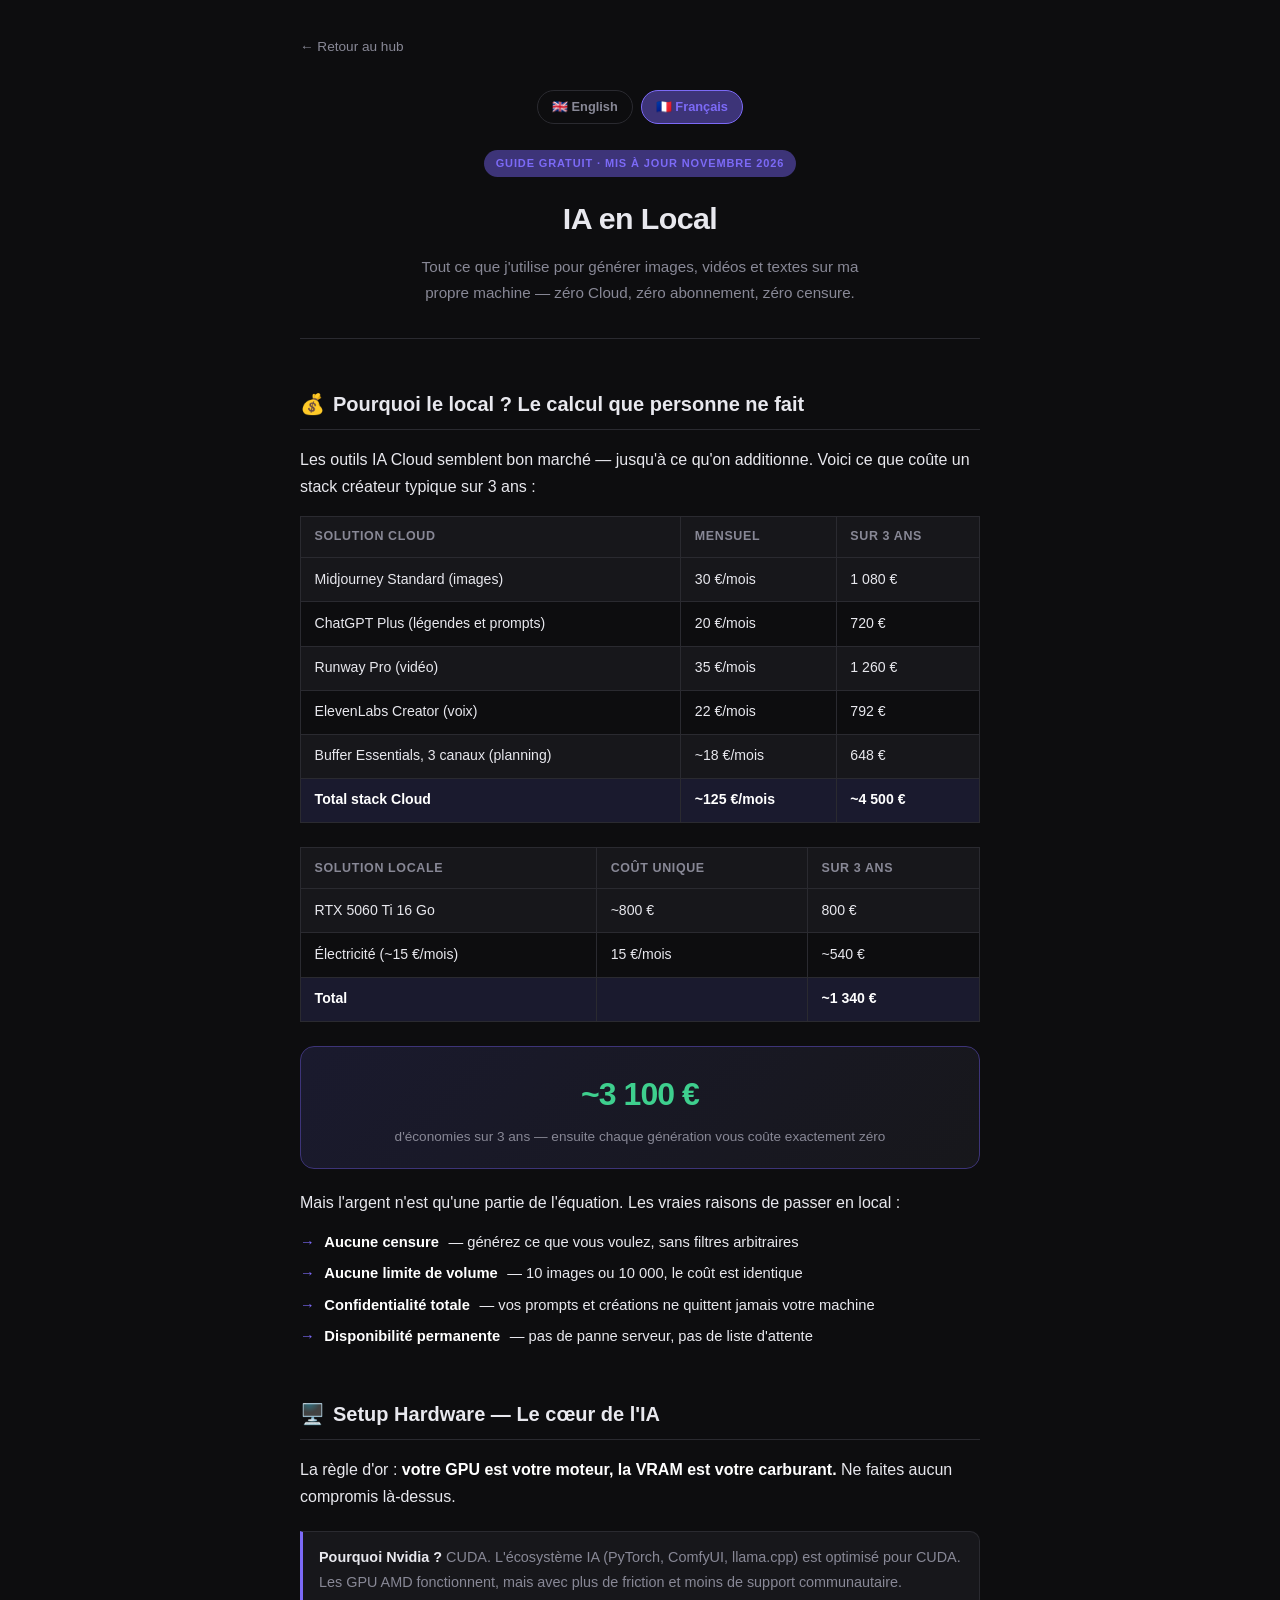
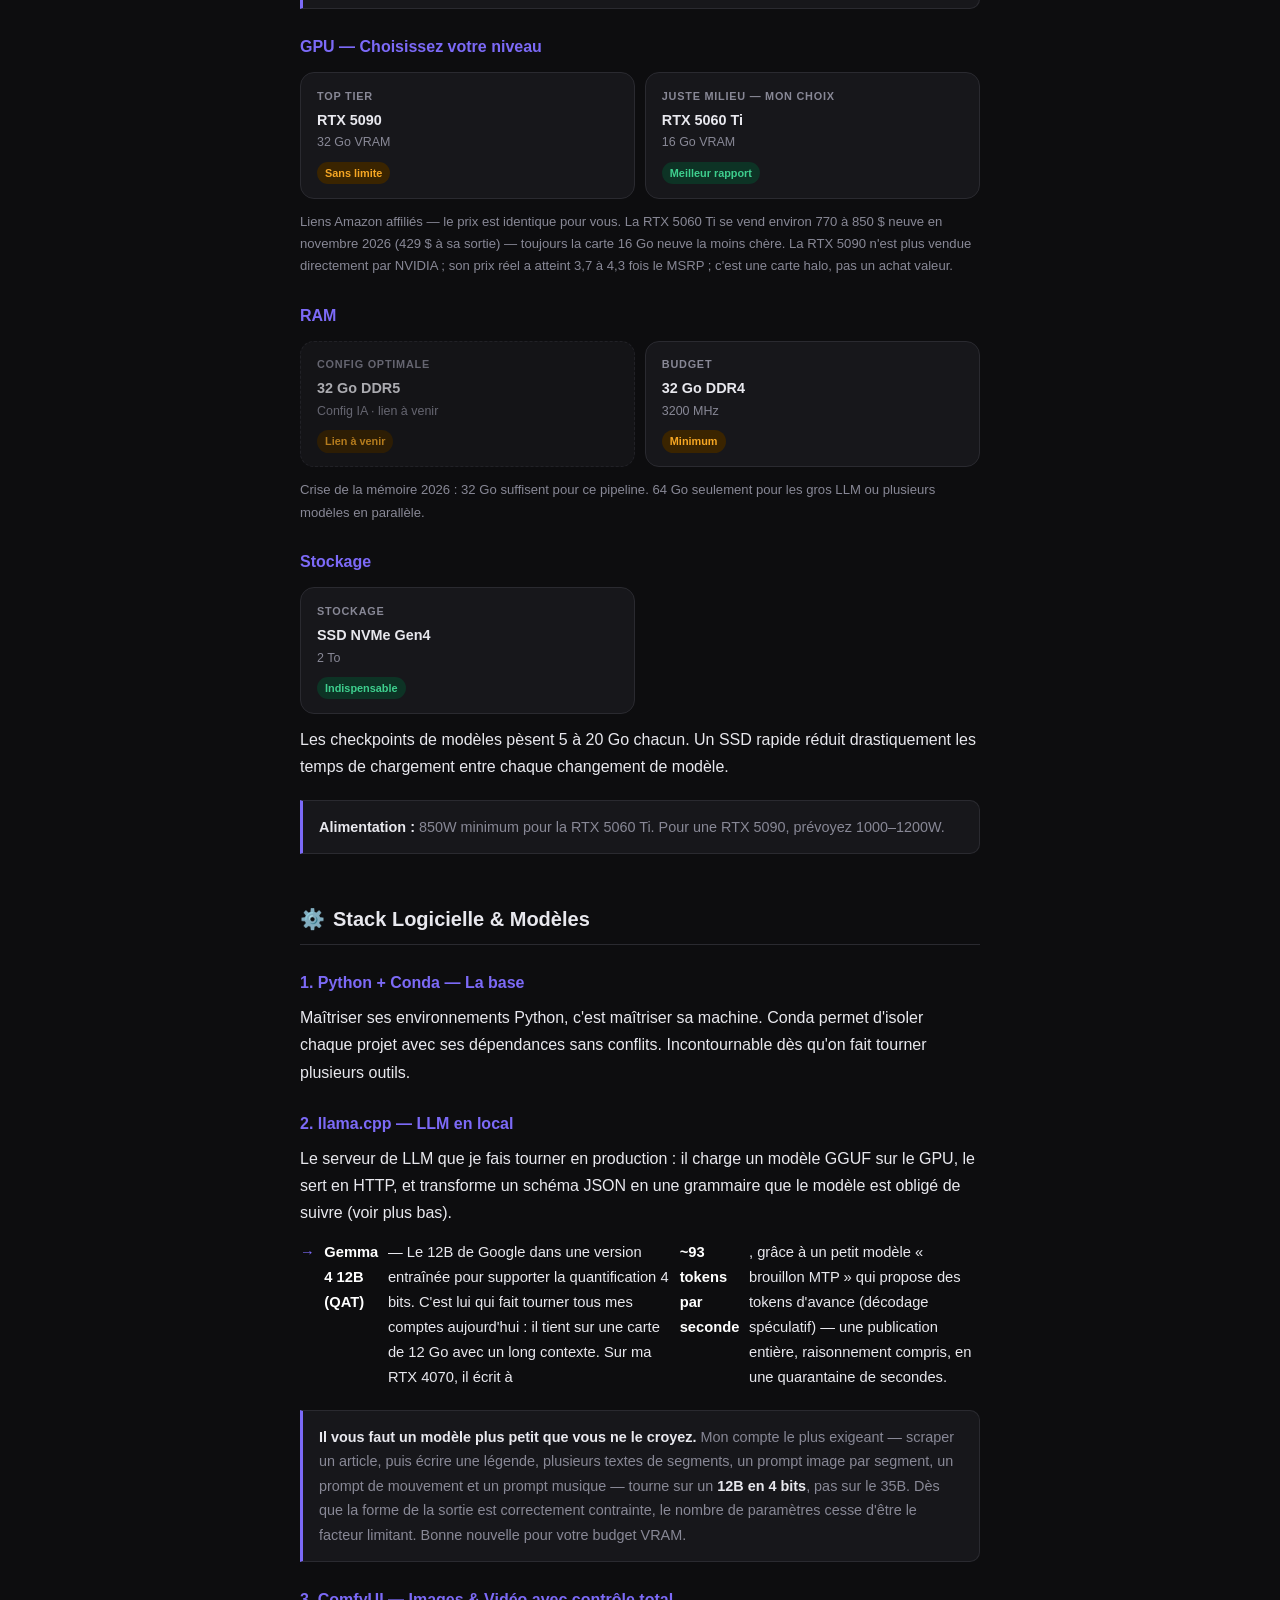
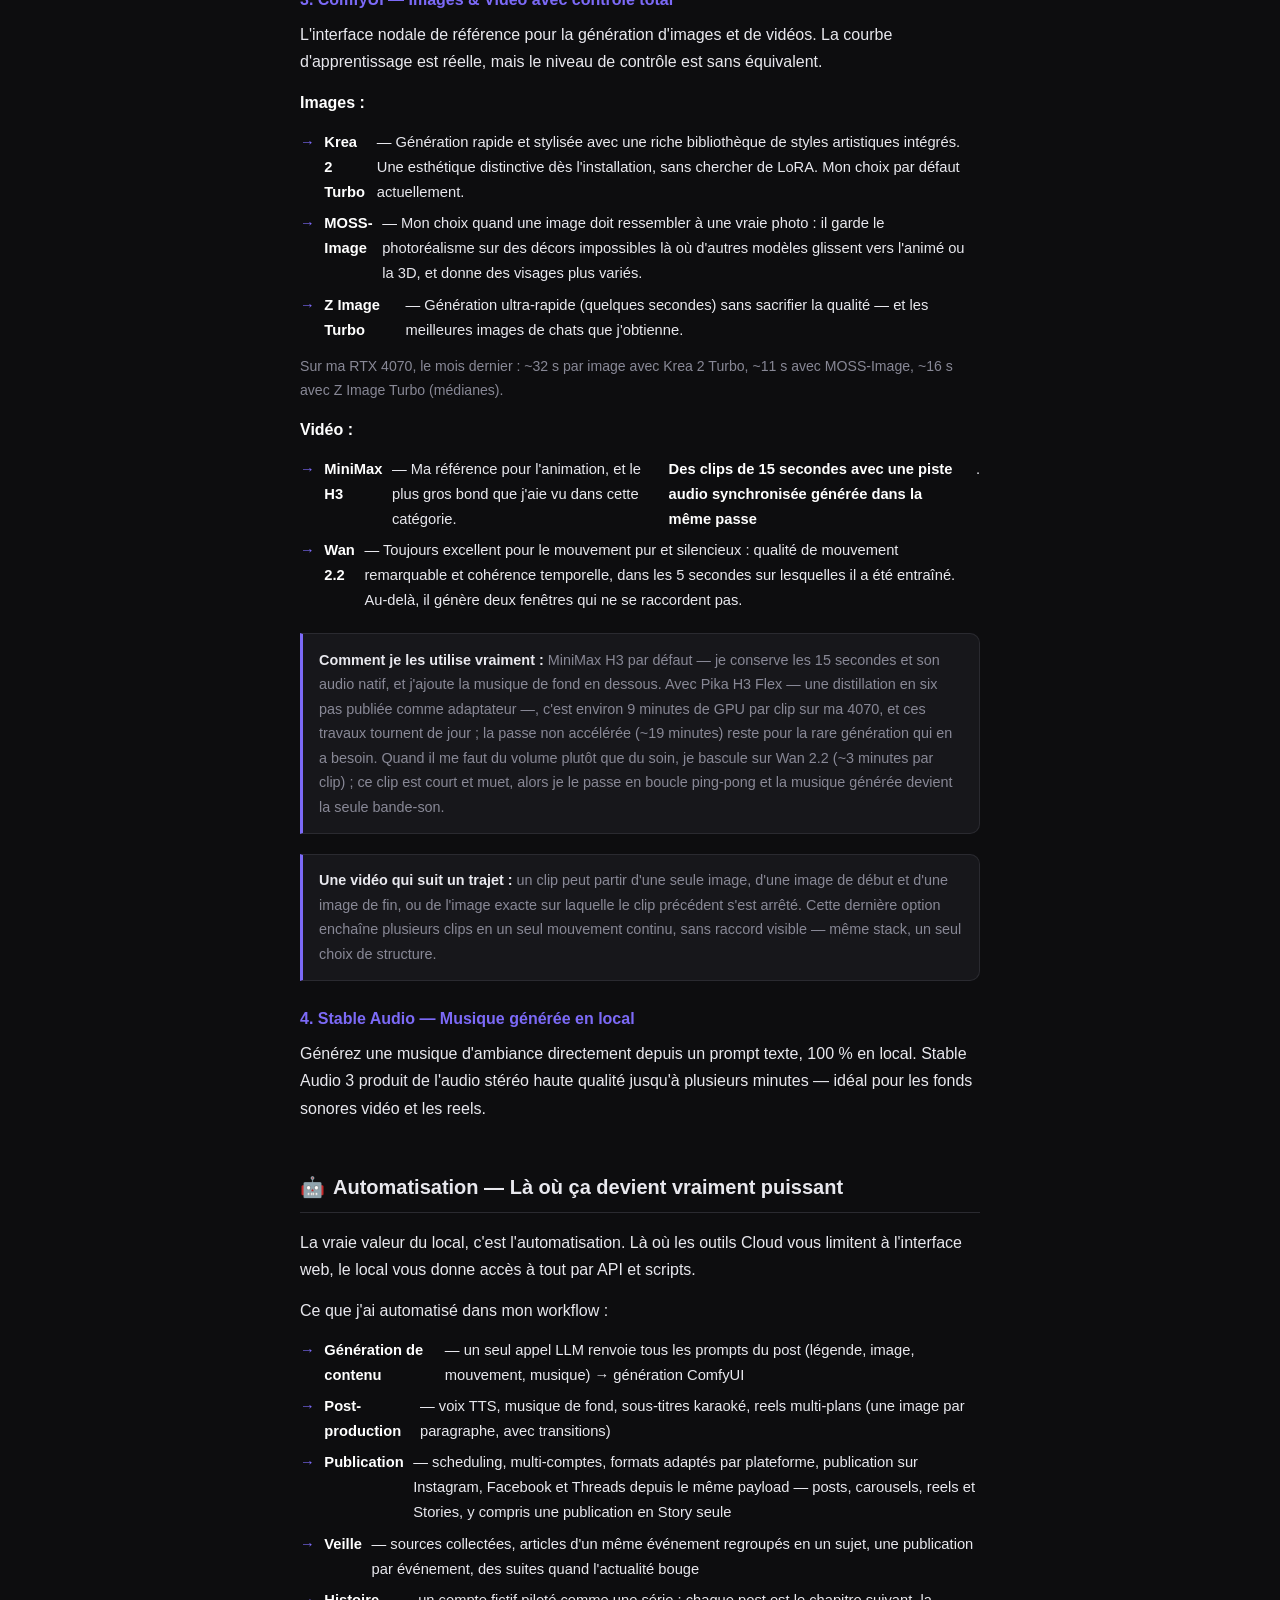
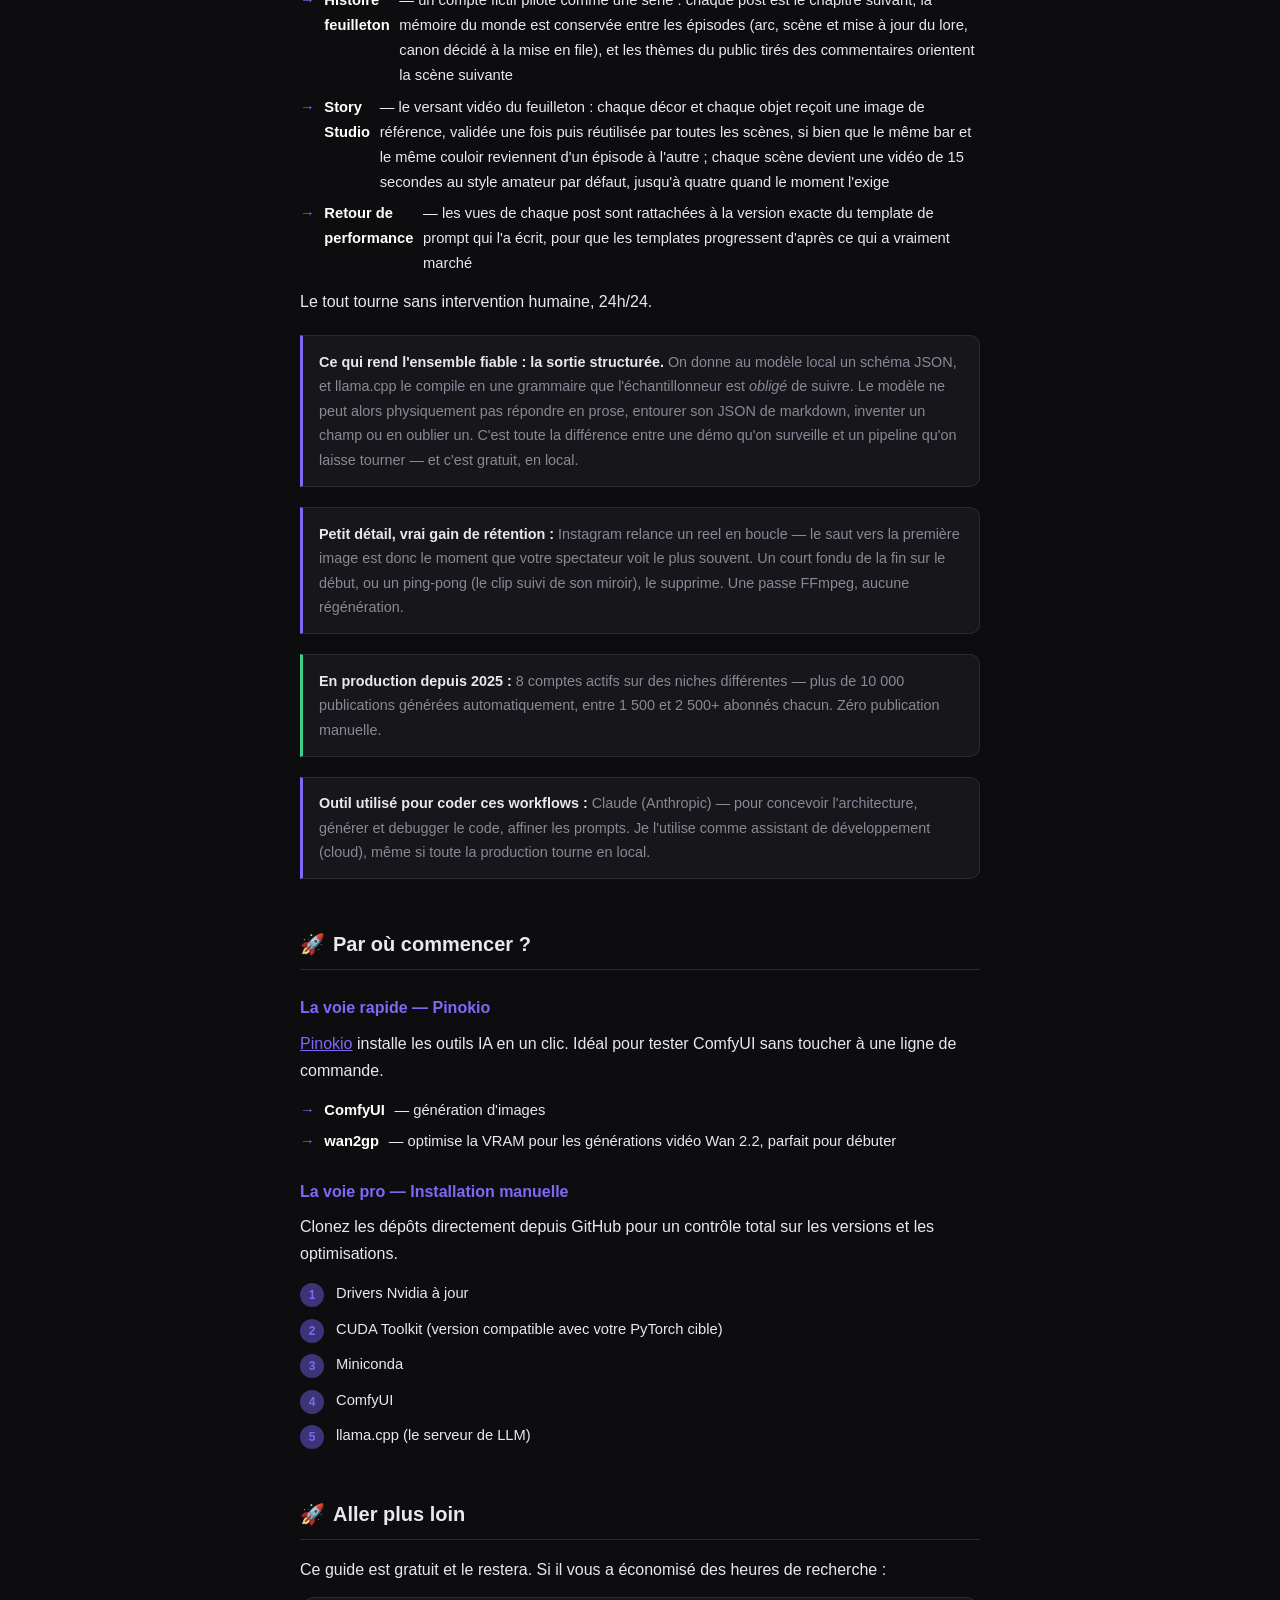
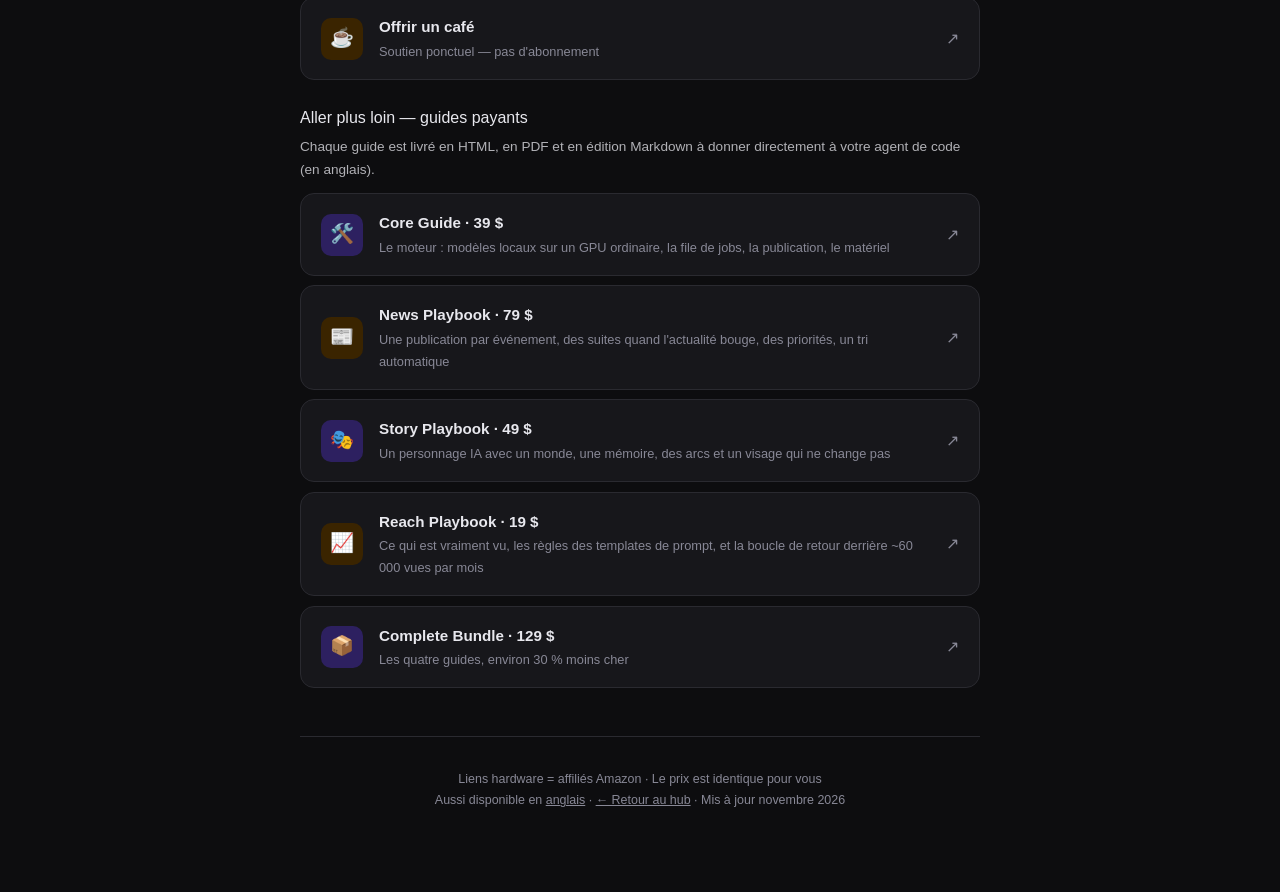
<file: guide-fr.html>
<!DOCTYPE html>
<html lang="fr">
<head>
<meta charset="UTF-8">
<meta name="viewport" content="width=device-width, initial-scale=1.0">
<title>IA en Local — Guide Setup Complet</title>
<meta name="description" content="Guide complet pour faire tourner l'IA en local : hardware, stack logicielle, automatisation. Zéro Cloud, zéro abonnement, zéro limites.">
<style>
  *, *::before, *::after { box-sizing: border-box; margin: 0; padding: 0; }

  :root {
    --bg: #0d0d0f;
    --surface: #17171b;
    --border: #2a2a30;
    --accent: #7c6af7;
    --accent-dim: #3d3478;
    --text: #e8e8ee;
    --muted: #888896;
    --green: #3ecf8e;
    --amber: #f5a623;
  }

  body {
    font-family: -apple-system, BlinkMacSystemFont, 'Segoe UI', sans-serif;
    background: var(--bg);
    color: var(--text);
    min-height: 100vh;
    display: flex;
    flex-direction: column;
    align-items: center;
    padding: 2rem 1.25rem 5rem;
    line-height: 1.7;
  }

  .container {
    width: 100%;
    max-width: 680px;
  }

  .back {
    display: inline-flex;
    align-items: center;
    gap: .4rem;
    color: var(--muted);
    text-decoration: none;
    font-size: .85rem;
    margin-bottom: 2rem;
    transition: color .15s;
  }
  .back:hover { color: var(--accent); }

  .header {
    text-align: center;
    margin-bottom: 3rem;
    padding-bottom: 2rem;
    border-bottom: 1px solid var(--border);
  }

  .badge {
    display: inline-block;
    background: var(--accent-dim);
    color: var(--accent);
    font-size: 11px;
    font-weight: 600;
    letter-spacing: .08em;
    text-transform: uppercase;
    padding: 4px 12px;
    border-radius: 999px;
    margin-bottom: 1rem;
  }

  .header h1 {
    font-size: 1.9rem;
    font-weight: 700;
    margin-bottom: .6rem;
    letter-spacing: -.02em;
  }

  .header p {
    color: var(--muted);
    font-size: .95rem;
    max-width: 480px;
    margin: 0 auto;
  }

  .section { margin-bottom: 3rem; }

  .section-title {
    font-size: 1.25rem;
    font-weight: 700;
    margin-bottom: 1rem;
    padding-bottom: .5rem;
    border-bottom: 1px solid var(--border);
    display: flex;
    align-items: center;
    gap: .5rem;
  }

  h3 {
    font-size: 1rem;
    font-weight: 600;
    color: var(--accent);
    margin: 1.5rem 0 .5rem;
  }

  p { margin-bottom: .85rem; }
  p:last-child { margin-bottom: 0; }
  strong { color: #fff; }

  .callout {
    background: var(--surface);
    border: 1px solid var(--border);
    border-left: 3px solid var(--accent);
    border-radius: 0 10px 10px 0;
    padding: .85rem 1rem;
    margin: 1.25rem 0;
    font-size: .9rem;
    color: var(--muted);
  }
  .callout strong { color: var(--text); }

  .table-wrap { overflow-x: auto; margin: 1rem 0 1.5rem; }

  table { width: 100%; border-collapse: collapse; font-size: .88rem; }

  th {
    background: var(--surface);
    color: var(--muted);
    font-weight: 600;
    text-align: left;
    padding: .6rem .85rem;
    border: 1px solid var(--border);
    font-size: .78rem;
    letter-spacing: .05em;
    text-transform: uppercase;
  }

  td { padding: .6rem .85rem; border: 1px solid var(--border); vertical-align: top; }
  tr:nth-child(odd) td { background: var(--surface); }
  .highlight-row td { background: #1a1a2e !important; }
  .highlight-row td:last-child { color: var(--green); font-weight: 700; }

  .hw-grid { display: grid; grid-template-columns: 1fr 1fr; gap: .6rem; margin: .75rem 0; }

  .hw-card {
    display: flex;
    flex-direction: column;
    background: var(--surface);
    border: 1px solid var(--border);
    border-radius: 14px;
    padding: .85rem 1rem;
    text-decoration: none;
    color: var(--text);
    transition: border-color .15s, transform .1s;
  }

  .hw-card:hover { border-color: var(--accent); transform: translateY(-1px); }

  .hw-card-disabled { cursor: default; opacity: .72; border-style: dashed; }

  .hw-card-disabled:hover { border-color: var(--border); transform: none; }

  .hw-label { font-size: .68rem; font-weight: 600; letter-spacing: .07em; text-transform: uppercase; color: var(--muted); margin-bottom: .35rem; }
  .hw-title { font-size: .9rem; font-weight: 600; line-height: 1.3; }
  .hw-sub   { font-size: .78rem; color: var(--muted); margin-top: 3px; }

  .hw-badge { display: inline-block; margin-top: .5rem; font-size: .68rem; font-weight: 600; padding: 2px 8px; border-radius: 999px; width: fit-content; }
  .badge-green  { background: #0d3325; color: var(--green); }
  .badge-amber  { background: #3a2400; color: var(--amber); }

  .link-card {
    display: flex;
    align-items: center;
    gap: 1rem;
    background: var(--surface);
    border: 1px solid var(--border);
    border-radius: 14px;
    padding: 1rem 1.25rem;
    text-decoration: none;
    color: var(--text);
    margin-bottom: .6rem;
    transition: border-color .15s, transform .1s;
  }
  .link-card:hover { border-color: var(--accent); transform: translateY(-1px); }

  .card-icon { width: 42px; height: 42px; border-radius: 10px; display: flex; align-items: center; justify-content: center; font-size: 1.2rem; flex-shrink: 0; }
  .icon-amber  { background: #3a2400; }
  .icon-purple { background: #2d2060; }

  .card-text { flex: 1; min-width: 0; }
  .card-title { font-size: .95rem; font-weight: 600; }
  .card-desc  { font-size: .8rem; color: var(--muted); margin-top: 1px; }
  .card-arrow { color: var(--muted); font-size: 1rem; flex-shrink: 0; }

  .step-list { list-style: none; counter-reset: steps; margin: .75rem 0; }
  .step-list li { counter-increment: steps; display: flex; gap: .75rem; margin-bottom: .6rem; font-size: .92rem; }
  .step-list li::before {
    content: counter(steps);
    min-width: 24px; height: 24px;
    border-radius: 50%;
    background: var(--accent-dim);
    color: var(--accent);
    font-size: .75rem; font-weight: 700;
    display: flex; align-items: center; justify-content: center;
    flex-shrink: 0; margin-top: 2px;
  }

  .feature-list { list-style: none; margin: .75rem 0; }
  .feature-list li { display: flex; gap: .6rem; margin-bottom: .4rem; font-size: .92rem; }
  .feature-list li::before { content: "→"; color: var(--accent); flex-shrink: 0; }

  .savings {
    background: linear-gradient(135deg, #1a1a2e, #17171b);
    border: 1px solid var(--accent-dim);
    border-radius: 14px;
    padding: 1.25rem 1.5rem;
    margin: 1.25rem 0;
    text-align: center;
  }
  .savings .amount { font-size: 2rem; font-weight: 800; color: var(--green); letter-spacing: -.03em; }
  .savings .label  { font-size: .85rem; color: var(--muted); margin-top: .25rem; }

  .footer { text-align: center; margin-top: 3rem; padding-top: 2rem; border-top: 1px solid var(--border); font-size: .78rem; color: var(--muted); }
  .footer a { color: var(--muted); text-decoration: underline; }

  .lang-switch { display: flex; justify-content: center; gap: .5rem; margin-bottom: 1.5rem; }
  .lang-btn { display: inline-flex; align-items: center; gap: .35rem; padding: 5px 14px; border-radius: 999px; font-size: .8rem; font-weight: 600; text-decoration: none; border: 1px solid var(--border); color: var(--muted); transition: border-color .15s, color .15s; }
  .lang-btn.active { border-color: var(--accent); color: var(--accent); background: var(--accent-dim); }
  .lang-btn:not(.active):hover { border-color: var(--muted); color: var(--text); }

  @media (max-width: 480px) {
    .hw-grid { grid-template-columns: 1fr; }
    .header h1 { font-size: 1.5rem; }
  }
</style>
</head>
<body>
<div class="container">

  <a href="index.html" class="back">← Retour au hub</a>

  <div class="lang-switch">
    <a href="guide-en.html" class="lang-btn">🇬🇧 English</a>
    <a href="guide-fr.html" class="lang-btn active">🇫🇷 Français</a>
  </div>

  <header class="header">
    <div class="badge">Guide Gratuit · Mis à jour novembre 2026</div>
    <h1>IA en Local</h1>
    <p>Tout ce que j'utilise pour générer images, vidéos et textes sur ma propre machine — zéro Cloud, zéro abonnement, zéro censure.</p>
  </header>


  <!-- POURQUOI -->
  <section class="section">
    <div class="section-title"><span class="icon">💰</span> Pourquoi le local ? Le calcul que personne ne fait</div>

    <p>Les outils IA Cloud semblent bon marché — jusqu'à ce qu'on additionne. Voici ce que coûte un stack créateur typique sur 3 ans :</p>

    <div class="table-wrap">
      <table>
        <thead>
          <tr><th>Solution Cloud</th><th>Mensuel</th><th>Sur 3 ans</th></tr>
        </thead>
        <tbody>
          <tr><td>Midjourney Standard (images)</td><td>30 €/mois</td><td>1 080 €</td></tr>
          <tr><td>ChatGPT Plus (légendes et prompts)</td><td>20 €/mois</td><td>720 €</td></tr>
          <tr><td>Runway Pro (vidéo)</td><td>35 €/mois</td><td>1 260 €</td></tr>
          <tr><td>ElevenLabs Creator (voix)</td><td>22 €/mois</td><td>792 €</td></tr>
          <tr><td>Buffer Essentials, 3 canaux (planning)</td><td>~18 €/mois</td><td>648 €</td></tr>
          <tr class="highlight-row"><td><strong>Total stack Cloud</strong></td><td><strong>~125 €/mois</strong></td><td><strong>~4 500 €</strong></td></tr>
        </tbody>
      </table>
    </div>

    <div class="table-wrap">
      <table>
        <thead>
          <tr><th>Solution locale</th><th>Coût unique</th><th>Sur 3 ans</th></tr>
        </thead>
        <tbody>
          <tr><td>RTX 5060 Ti 16 Go</td><td>~800 €</td><td>800 €</td></tr>
          <tr><td>Électricité (~15 €/mois)</td><td>15 €/mois</td><td>~540 €</td></tr>
          <tr class="highlight-row"><td><strong>Total</strong></td><td></td><td><strong>~1 340 €</strong></td></tr>
        </tbody>
      </table>
    </div>

    <div class="savings">
      <div class="amount">~3 100 €</div>
      <div class="label">d'économies sur 3 ans — ensuite chaque génération vous coûte exactement zéro</div>
    </div>

    <p>Mais l'argent n'est qu'une partie de l'équation. Les vraies raisons de passer en local :</p>
    <ul class="feature-list">
      <li><strong>Aucune censure</strong> — générez ce que vous voulez, sans filtres arbitraires</li>
      <li><strong>Aucune limite de volume</strong> — 10 images ou 10 000, le coût est identique</li>
      <li><strong>Confidentialité totale</strong> — vos prompts et créations ne quittent jamais votre machine</li>
      <li><strong>Disponibilité permanente</strong> — pas de panne serveur, pas de liste d'attente</li>
    </ul>
  </section>


  <!-- HARDWARE -->
  <section class="section">
    <div class="section-title"><span class="icon">🖥️</span> Setup Hardware — Le cœur de l'IA</div>

    <p>La règle d'or : <strong>votre GPU est votre moteur, la VRAM est votre carburant.</strong> Ne faites aucun compromis là-dessus.</p>

    <div class="callout">
      <strong>Pourquoi Nvidia ?</strong> CUDA. L'écosystème IA (PyTorch, ComfyUI, llama.cpp) est optimisé pour CUDA. Les GPU AMD fonctionnent, mais avec plus de friction et moins de support communautaire.
    </div>

    <h3>GPU — Choisissez votre niveau</h3>
    <div class="hw-grid">
      <a href="https://amzn.to/48rDPM8" class="hw-card" target="_blank" rel="noopener">
        <div class="hw-label">Top tier</div>
        <div class="hw-title">RTX 5090</div>
        <div class="hw-sub">32 Go VRAM</div>
        <span class="hw-badge badge-amber">Sans limite</span>
      </a>
      <a href="https://amzn.to/426eEuU" class="hw-card" target="_blank" rel="noopener">
        <div class="hw-label">Juste milieu — Mon choix</div>
        <div class="hw-title">RTX 5060 Ti</div>
        <div class="hw-sub">16 Go VRAM</div>
        <span class="hw-badge badge-green">Meilleur rapport</span>
      </a>
    </div>

    <p style="font-size:.82rem; color:var(--muted); margin-top:.25rem;">Liens Amazon affiliés — le prix est identique pour vous. La RTX 5060 Ti se vend environ 770 à 850 $ neuve en novembre 2026 (429 $ à sa sortie) — toujours la carte 16 Go neuve la moins chère. La RTX 5090 n'est plus vendue directement par NVIDIA ; son prix réel a atteint 3,7 à 4,3 fois le MSRP ; c'est une carte halo, pas un achat valeur.</p>

    <h3>RAM</h3>
    <div class="hw-grid">
      <div class="hw-card hw-card-disabled" aria-disabled="true">
        <div class="hw-label">Config optimale</div>
        <div class="hw-title">32 Go DDR5</div>
        <div class="hw-sub">Config IA · lien à venir</div>
        <span class="hw-badge badge-amber">Lien à venir</span>
      </div>
      <a href="https://amzn.to/4mpcKyQ" class="hw-card" target="_blank" rel="noopener">
        <div class="hw-label">Budget</div>
        <div class="hw-title">32 Go DDR4</div>
        <div class="hw-sub">3200 MHz</div>
        <span class="hw-badge badge-amber">Minimum</span>
      </a>
    </div>
    <p style="font-size:.82rem; color:var(--muted); margin-top:.25rem;">Crise de la mémoire 2026 : 32 Go suffisent pour ce pipeline. 64 Go seulement pour les gros LLM ou plusieurs modèles en parallèle.</p>

    <h3>Stockage</h3>
    <div class="hw-grid">
      <a href="https://amzn.to/41t6woi" class="hw-card" target="_blank" rel="noopener">
        <div class="hw-label">Stockage</div>
        <div class="hw-title">SSD NVMe Gen4</div>
        <div class="hw-sub">2 To</div>
        <span class="hw-badge badge-green">Indispensable</span>
      </a>
    </div>
    <p>Les checkpoints de modèles pèsent 5 à 20 Go chacun. Un SSD rapide réduit drastiquement les temps de chargement entre chaque changement de modèle.</p>

    <div class="callout">
      <strong>Alimentation :</strong> 850W minimum pour la RTX 5060 Ti. Pour une RTX 5090, prévoyez 1000–1200W.
    </div>
  </section>


  <!-- LOGICIEL -->
  <section class="section">
    <div class="section-title"><span class="icon">⚙️</span> Stack Logicielle & Modèles</div>

    <h3>1. Python + Conda — La base</h3>
    <p>Maîtriser ses environnements Python, c'est maîtriser sa machine. Conda permet d'isoler chaque projet avec ses dépendances sans conflits. Incontournable dès qu'on fait tourner plusieurs outils.</p>

    <h3>2. llama.cpp — LLM en local</h3>
    <p>Le serveur de LLM que je fais tourner en production : il charge un modèle GGUF sur le GPU, le sert en HTTP, et transforme un schéma JSON en une grammaire que le modèle est obligé de suivre (voir plus bas).</p>
    <ul class="feature-list">
      <li><strong>Gemma 4 12B (QAT)</strong> — Le 12B de Google dans une version entraînée pour supporter la quantification 4 bits. C'est lui qui fait tourner tous mes comptes aujourd'hui : il tient sur une carte de 12 Go avec un long contexte. Sur ma RTX 4070, il écrit à <strong>~93 tokens par seconde</strong>, grâce à un petit modèle « brouillon MTP » qui propose des tokens d'avance (décodage spéculatif) — une publication entière, raisonnement compris, en une quarantaine de secondes.</li>
    </ul>
    <div class="callout">
      <strong>Il vous faut un modèle plus petit que vous ne le croyez.</strong> Mon compte le plus exigeant — scraper un article, puis écrire une légende, plusieurs textes de segments, un prompt image par segment, un prompt de mouvement et un prompt musique — tourne sur un <strong>12B en 4 bits</strong>, pas sur le 35B. Dès que la forme de la sortie est correctement contrainte, le nombre de paramètres cesse d'être le facteur limitant. Bonne nouvelle pour votre budget VRAM.
    </div>

    <h3>3. ComfyUI — Images & Vidéo avec contrôle total</h3>
    <p>L'interface nodale de référence pour la génération d'images et de vidéos. La courbe d'apprentissage est réelle, mais le niveau de contrôle est sans équivalent.</p>
    <p><strong>Images :</strong></p>
    <ul class="feature-list">
      <li><strong>Krea 2 Turbo</strong> — Génération rapide et stylisée avec une riche bibliothèque de styles artistiques intégrés. Une esthétique distinctive dès l'installation, sans chercher de LoRA. Mon choix par défaut actuellement.</li>
      <li><strong>MOSS-Image</strong> — Mon choix quand une image doit ressembler à une vraie photo : il garde le photoréalisme sur des décors impossibles là où d'autres modèles glissent vers l'animé ou la 3D, et donne des visages plus variés.</li>
      <li><strong>Z Image Turbo</strong> — Génération ultra-rapide (quelques secondes) sans sacrifier la qualité — et les meilleures images de chats que j'obtienne.</li>
    </ul>
    <p style="font-size:.88rem;color:var(--muted)">Sur ma RTX 4070, le mois dernier : ~32 s par image avec Krea 2 Turbo, ~11 s avec MOSS-Image, ~16 s avec Z Image Turbo (médianes).</p>
    <p><strong>Vidéo :</strong></p>
    <ul class="feature-list">
      <li><strong>MiniMax H3</strong> — Ma référence pour l'animation, et le plus gros bond que j'aie vu dans cette catégorie. <strong>Des clips de 15 secondes avec une piste audio synchronisée générée dans la même passe</strong>.</li>
      <li><strong>Wan 2.2</strong> — Toujours excellent pour le mouvement pur et silencieux : qualité de mouvement remarquable et cohérence temporelle, dans les 5 secondes sur lesquelles il a été entraîné. Au-delà, il génère deux fenêtres qui ne se raccordent pas.</li>
    </ul>
    <div class="callout">
      <strong>Comment je les utilise vraiment :</strong> MiniMax H3 par défaut — je conserve les 15 secondes et son audio natif, et j'ajoute la musique de fond en dessous. Avec Pika H3 Flex — une distillation en six pas publiée comme adaptateur —, c'est environ 9 minutes de GPU par clip sur ma 4070, et ces travaux tournent de jour ; la passe non accélérée (~19 minutes) reste pour la rare génération qui en a besoin. Quand il me faut du volume plutôt que du soin, je bascule sur Wan 2.2 (~3 minutes par clip) ; ce clip est court et muet, alors je le passe en boucle ping-pong et la musique générée devient la seule bande-son.
    </div>
    <div class="callout">
      <strong>Une vidéo qui suit un trajet :</strong> un clip peut partir d'une seule image, d'une image de début et d'une image de fin, ou de l'image exacte sur laquelle le clip précédent s'est arrêté. Cette dernière option enchaîne plusieurs clips en un seul mouvement continu, sans raccord visible — même stack, un seul choix de structure.
    </div>

    <h3>4. Stable Audio — Musique générée en local</h3>
    <p>Générez une musique d'ambiance directement depuis un prompt texte, 100 % en local. Stable Audio 3 produit de l'audio stéréo haute qualité jusqu'à plusieurs minutes — idéal pour les fonds sonores vidéo et les reels.</p>
  </section>


  <!-- AUTOMATISATION -->
  <section class="section">
    <div class="section-title"><span class="icon">🤖</span> Automatisation — Là où ça devient vraiment puissant</div>

    <p>La vraie valeur du local, c'est l'automatisation. Là où les outils Cloud vous limitent à l'interface web, le local vous donne accès à tout par API et scripts.</p>

    <p>Ce que j'ai automatisé dans mon workflow :</p>
    <ul class="feature-list">
      <li><strong>Génération de contenu</strong> — un seul appel LLM renvoie tous les prompts du post (légende, image, mouvement, musique) → génération ComfyUI</li>
      <li><strong>Post-production</strong> — voix TTS, musique de fond, sous-titres karaoké, reels multi-plans (une image par paragraphe, avec transitions)</li>
      <li><strong>Publication</strong> — scheduling, multi-comptes, formats adaptés par plateforme, publication sur Instagram, Facebook et Threads depuis le même payload — posts, carousels, reels et Stories, y compris une publication en Story seule</li>
      <li><strong>Veille</strong> — sources collectées, articles d'un même événement regroupés en un sujet, une publication par événement, des suites quand l'actualité bouge</li>
      <li><strong>Histoire feuilleton</strong> — un compte fictif piloté comme une série : chaque post est le chapitre suivant, la mémoire du monde est conservée entre les épisodes (arc, scène et mise à jour du lore, canon décidé à la mise en file), et les thèmes du public tirés des commentaires orientent la scène suivante</li>
      <li><strong>Story Studio</strong> — le versant vidéo du feuilleton : chaque décor et chaque objet reçoit une image de référence, validée une fois puis réutilisée par toutes les scènes, si bien que le même bar et le même couloir reviennent d'un épisode à l'autre ; chaque scène devient une vidéo de 15 secondes au style amateur par défaut, jusqu'à quatre quand le moment l'exige</li>
      <li><strong>Retour de performance</strong> — les vues de chaque post sont rattachées à la version exacte du template de prompt qui l'a écrit, pour que les templates progressent d'après ce qui a vraiment marché</li>
    </ul>

    <p>Le tout tourne sans intervention humaine, 24h/24.</p>

    <div class="callout">
      <strong>Ce qui rend l'ensemble fiable : la sortie structurée.</strong> On donne au modèle local un schéma JSON, et llama.cpp le compile en une grammaire que l'échantillonneur est <em>obligé</em> de suivre. Le modèle ne peut alors physiquement pas répondre en prose, entourer son JSON de markdown, inventer un champ ou en oublier un. C'est toute la différence entre une démo qu'on surveille et un pipeline qu'on laisse tourner — et c'est gratuit, en local.
    </div>

    <div class="callout">
      <strong>Petit détail, vrai gain de rétention :</strong> Instagram relance un reel en boucle — le saut vers la première image est donc le moment que votre spectateur voit le plus souvent. Un court fondu de la fin sur le début, ou un ping-pong (le clip suivi de son miroir), le supprime. Une passe FFmpeg, aucune régénération.
    </div>

    <div class="callout" style="border-left-color:var(--green)">
      <strong>En production depuis 2025 :</strong> 8 comptes actifs sur des niches différentes — plus de 10 000 publications générées automatiquement, entre 1 500 et 2 500+ abonnés chacun. Zéro publication manuelle.
    </div>

    <div class="callout">
      <strong>Outil utilisé pour coder ces workflows :</strong> Claude (Anthropic) — pour concevoir l'architecture, générer et debugger le code, affiner les prompts. Je l'utilise comme assistant de développement (cloud), même si toute la production tourne en local.
    </div>
  </section>


  <!-- PAR OÙ COMMENCER -->
  <section class="section">
    <div class="section-title"><span class="icon">🚀</span> Par où commencer ?</div>

    <h3>La voie rapide — Pinokio</h3>
    <p><a href="https://pinokio.computer/" style="color:var(--accent);">Pinokio</a> installe les outils IA en un clic. Idéal pour tester ComfyUI sans toucher à une ligne de commande.</p>
    <ul class="feature-list">
      <li><strong>ComfyUI</strong> — génération d'images</li>
      <li><strong>wan2gp</strong> — optimise la VRAM pour les générations vidéo Wan 2.2, parfait pour débuter</li>
    </ul>

    <h3>La voie pro — Installation manuelle</h3>
    <p>Clonez les dépôts directement depuis GitHub pour un contrôle total sur les versions et les optimisations.</p>
    <ol class="step-list">
      <li>Drivers Nvidia à jour</li>
      <li>CUDA Toolkit (version compatible avec votre PyTorch cible)</li>
      <li>Miniconda</li>
      <li>ComfyUI</li>
      <li>llama.cpp (le serveur de LLM)</li>
    </ol>
  </section>


  <!-- SOUTENIR -->
  <section class="section">
    <div class="section-title"><span class="icon">🚀</span> Aller plus loin</div>

    <p>Ce guide est gratuit et le restera. Si il vous a économisé des heures de recherche :</p>

    <a href="https://ko-fi.com/localaisetup" class="link-card" target="_blank" rel="noopener">
      <div class="card-icon icon-amber">☕</div>
      <div class="card-text">
        <div class="card-title">Offrir un café</div>
        <div class="card-desc">Soutien ponctuel — pas d'abonnement</div>
      </div>
      <div class="card-arrow">↗</div>
    </a>

    <div class="section-label" style="margin-top:1.5rem">Aller plus loin — guides payants</div>
    <p style="font-size:.85rem;opacity:.75;margin:.25rem 0 .75rem">Chaque guide est livré en HTML, en PDF et en édition Markdown à donner directement à votre agent de code (en anglais).</p>

    <a href="https://localaisetup.gumroad.com/l/local-ai-pipeline" class="link-card" target="_blank" rel="noopener">
      <div class="card-icon icon-purple">🛠️</div>
      <div class="card-text">
        <div class="card-title">Core Guide · 39 $</div>
        <div class="card-desc">Le moteur : modèles locaux sur un GPU ordinaire, la file de jobs, la publication, le matériel</div>
      </div>
      <div class="card-arrow">↗</div>
    </a>

    <a href="https://localaisetup.gumroad.com/l/local-ai-news-playbook" class="link-card" target="_blank" rel="noopener">
      <div class="card-icon icon-amber">📰</div>
      <div class="card-text">
        <div class="card-title">News Playbook · 79 $</div>
        <div class="card-desc">Une publication par événement, des suites quand l'actualité bouge, des priorités, un tri automatique</div>
      </div>
      <div class="card-arrow">↗</div>
    </a>

    <a href="https://localaisetup.gumroad.com/l/local-ai-story-playbook" class="link-card" target="_blank" rel="noopener">
      <div class="card-icon icon-purple">🎭</div>
      <div class="card-text">
        <div class="card-title">Story Playbook · 49 $</div>
        <div class="card-desc">Un personnage IA avec un monde, une mémoire, des arcs et un visage qui ne change pas</div>
      </div>
      <div class="card-arrow">↗</div>
    </a>

    <a href="https://localaisetup.gumroad.com/l/local-ai-reach-playbook" class="link-card" target="_blank" rel="noopener">
      <div class="card-icon icon-amber">📈</div>
      <div class="card-text">
        <div class="card-title">Reach Playbook · 19 $</div>
        <div class="card-desc">Ce qui est vraiment vu, les règles des templates de prompt, et la boucle de retour derrière ~60 000 vues par mois</div>
      </div>
      <div class="card-arrow">↗</div>
    </a>

    <a href="https://localaisetup.gumroad.com/l/local-ai-complete-bundle" class="link-card" target="_blank" rel="noopener">
      <div class="card-icon icon-purple">📦</div>
      <div class="card-text">
        <div class="card-title">Complete Bundle · 129 $</div>
        <div class="card-desc">Les quatre guides, environ 30 % moins cher</div>
      </div>
      <div class="card-arrow">↗</div>
    </a>
  </section>


  <footer class="footer">
    <p>Liens hardware = affiliés Amazon · Le prix est identique pour vous<br>
    Aussi disponible en <a href="guide-en.html">anglais</a> · <a href="index.html">← Retour au hub</a> · Mis à jour novembre 2026</p>
  </footer>

</div>
</body>
</html>
</file>
